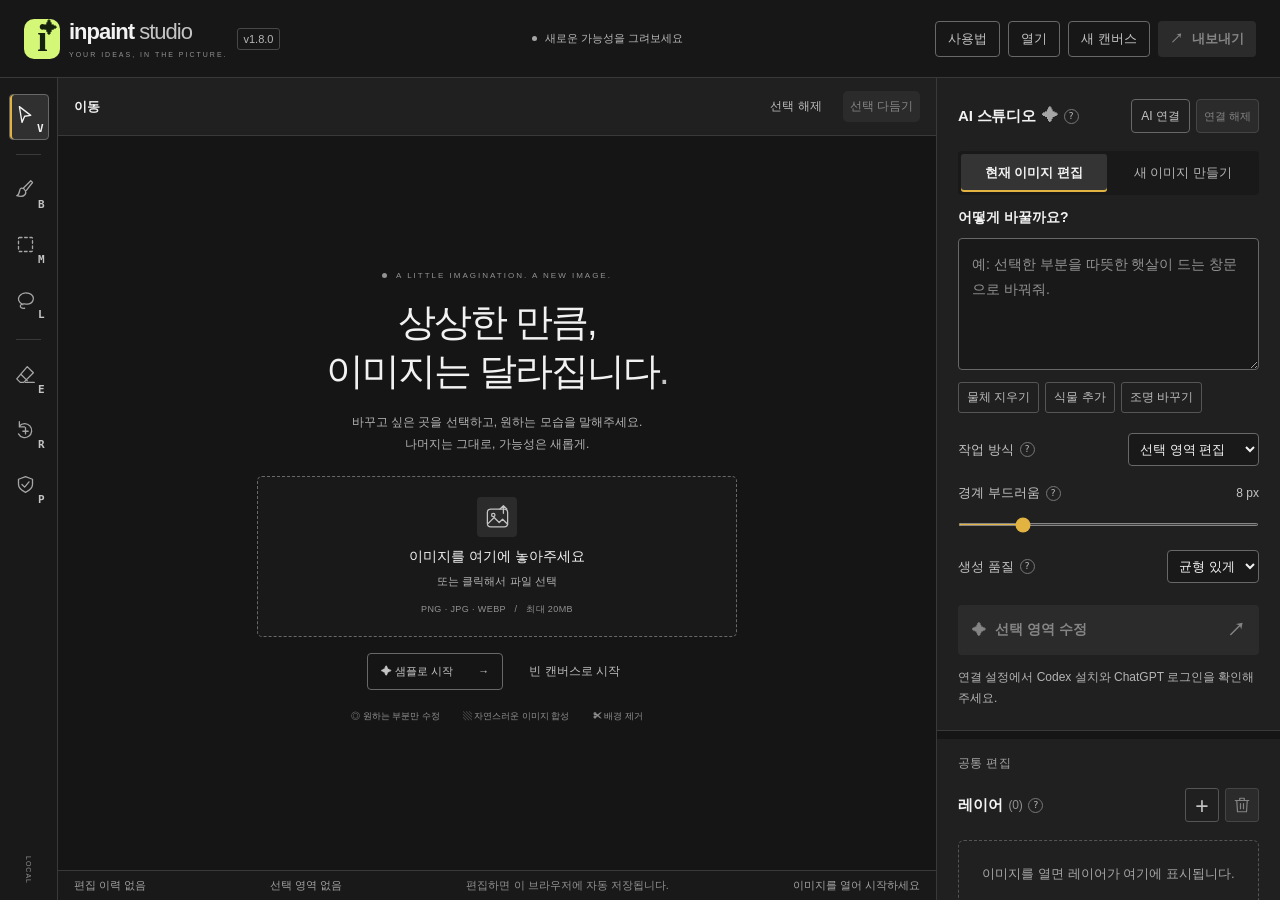
<file: index.html>
<!doctype html>
<html lang="ko">
<head><meta charset="utf-8"><meta name="viewport" content="width=device-width,initial-scale=1"><meta name="theme-color" content="#151515"><title>Inpaint Studio — 이미지에 새로운 가능성을</title><link rel="icon" href="data:image/svg+xml,%3Csvg xmlns='http://www.w3.org/2000/svg' viewBox='0 0 40 40'%3E%3Crect width='40' height='40' rx='12' fill='%23d5f778'/%3E%3Cpath d='M12 29V11h6v18m5 0V11h5v18' stroke='%23141615' stroke-width='3'/%3E%3C/svg%3E"><link rel="stylesheet" href="/2026-10-28-studio.css"><link rel="stylesheet" href="/2026-10-28-help.css"><link rel="stylesheet" href="/2026-10-29-neutral-amber.css"><meta name="description" content="선택한 곳에 새로운 가능성. Inpaint Studio 이미지 편집기."><meta property="og:title" content="Inpaint Studio"><meta property="og:description" content="영역 편집 · 이미지 합성 · 배경 제거"><meta property="og:image" content="https://inpaint-iota.vercel.app/og-image.png"><meta property="og:url" content="https://inpaint-iota.vercel.app/"></head>
<body>
<header class="topbar">
  <a class="brand" href="/" aria-label="Inpaint Studio 홈"><span class="brand-icon">i<span>✦</span></span><span>inpaint<span class="brand-light"> studio</span><small>YOUR IDEAS, IN THE PICTURE.</small></span><span class="version brand-version">v1.8.0</span></a>
  <div class="document-name"><span class="dot"></span><span id="document-name">새로운 가능성을 그려보세요</span></div>
  <nav class="header-actions" aria-label="파일 작업"><a class="manual-link quiet" href="/2026-10-28-user-manual.html" target="_blank" rel="noopener">사용법</a><button data-action="open" class="quiet" title="이미지 열기 (O)">열기</button><button data-action="new" class="quiet">새 캔버스</button><button data-action="export" class="export" aria-label="내보내기">↗ <span>내보내기</span></button></nav>
</header>
<div class="workspace">
 <aside class="toolrail" aria-label="편집 도구">
  <button data-tool="move" title="이동 (V)" aria-label="이동" class="active"><svg viewBox="0 0 24 24"><path d="m5 3 13 10-7 1-3 7Z"/></svg><span>V</span></button>
  <div class="rail-rule"></div>
  <button data-tool="brush" title="브러시 선택 (B)" aria-label="브러시 선택"><svg viewBox="0 0 24 24"><path d="m13 13 7-9-2-2-8 8M10 11c-7-3-3 7-8 8 9 3 13-3 8-8Z"/></svg><span>B</span></button>
  <button data-tool="rect" title="사각형 선택 (M)" aria-label="사각형 선택"><svg viewBox="0 0 24 24"><rect x="4" y="4" width="16" height="16" rx="1" stroke-dasharray="3 3"/></svg><span>M</span></button>
  <button data-tool="lasso" title="올가미 선택 (L)" aria-label="올가미 선택"><svg viewBox="0 0 24 24"><path d="M9 18C-2 12 7 2 16 5s5 14-5 12c-6-1-7 6 0 5"/></svg><span>L</span></button>
  <div class="rail-rule"></div>
  <button data-tool="erase" title="배경 지우기 (E)" aria-label="배경 지우기"><svg viewBox="0 0 24 24"><path d="m14 3 7 7-11 11H6l-4-4ZM7 12l7 7M12 21h10"/></svg><span>E</span></button>
  <button data-tool="restore" title="원본 복원 (R)" aria-label="원본 복원"><svg viewBox="0 0 24 24"><path d="M5 8a8 8 0 1 1-1 9M5 3v6h6M12 10v7m-3-3h6"/></svg><span>R</span></button>
  <button data-tool="protect" title="보호 영역 (P)" aria-label="보호 영역"><svg viewBox="0 0 24 24"><path d="m12 3 8 3v6c0 5-8 9-8 9s-8-4-8-9V6Zm-4 9 3 3 5-6"/></svg><span>P</span></button>
  <div class="rail-bottom"><span class="local-label">LOCAL</span></div>
 </aside>
 <main class="editor">
  <div class="optionsbar"><div class="tool-context"><strong id="tool-name">이동</strong><span id="tool-hint">레이어를 드래그해 배치하세요</span></div><div class="brush-option"><label for="brush-size">크기</label><input id="brush-size" type="range" min="1" max="500" value="48"><input id="brush-number" type="number" min="1" max="500" value="48" aria-label="브러시 크기"><span>px</span></div><label class="selection-mode">선택 <select id="selection-mode"><option value="replace">새로 선택</option><option value="add">더하기 +</option><option value="subtract">빼기 −</option></select></label><button data-action="clear-selection" class="text-button">선택 해제</button></div>
  <div id="stage" class="stage">
   <section id="session-recovery" class="session-recovery" aria-labelledby="recovery-title" hidden><div class="recovery-card"><span class="recovery-eyebrow">이어서 작업하기</span><h2 id="recovery-title">저장된 작업이 있습니다</h2><p>이 브라우저에 저장된 이미지와 레이어를<br>불러와 작업을 이어갈 수 있습니다.</p><div class="recovery-actions"><button id="restore-session" class="primary" hidden>작업 복구</button><button id="start-fresh" class="quiet">새로 시작</button></div><small>새로 시작하면 이전 자동 저장 작업이 삭제됩니다.</small></div></section>
   <section id="welcome" class="welcome">
    <div class="welcome-eyebrow"><span></span> A LITTLE IMAGINATION. A NEW IMAGE.</div>
    <h1>상상한 만큼,<br>이미지는 달라집니다<span>.</span></h1>
    <p>바꾸고 싶은 곳을 선택하고, 원하는 모습을 말해주세요.<br>나머지는 그대로, 가능성은 새롭게.</p>
    <button class="dropzone" data-action="open"><span class="upload-icon"><svg viewBox="0 0 32 32"><rect x="4" y="6" width="24" height="21" rx="4"/><circle cx="11" cy="13" r="2"/><path d="m5 23 7-7 6 6 4-4 6 6M23 2v9m-4-5 4-4 4 4"/></svg></span><strong>이미지를 여기에 놓아주세요</strong><span>또는 클릭해서 파일 선택</span><small>PNG · JPG · WEBP &nbsp; / &nbsp; 최대 20MB</small></button>
    <div class="welcome-actions"><button data-action="sample" class="sample-button" aria-label="샘플로 시작">✦ 샘플로 시작 <span>→</span></button><button data-action="new" class="text-button">빈 캔버스로 시작</button></div>
    <div class="feature-row"><span>◎ 원하는 부분만 수정</span><span>▧ 자연스러운 이미지 합성</span><span>✂ 배경 제거</span></div>
   </section>
   <div id="canvas-frame" class="canvas-frame" hidden><canvas id="canvas" aria-label="편집 이미지"></canvas><canvas id="overlay" aria-label="영역 선택 및 레이어 배치"></canvas></div>
   <div id="result-panel" class="placement-panel" hidden><span>생성 결과 미리보기</span><button id="compare" class="quiet">원본 보기</button><button data-action="discard-result" class="quiet">폐기</button><button data-action="apply-result" class="primary">결과 적용 ✓</button></div>
   <div id="busy-panel" class="busy-panel" hidden><span class="spinner"></span><strong id="busy-message">이미지 생성 중</strong><small id="busy-elapsed" role="timer">0초 경과</small><small>편집 내용은 안전하게 유지됩니다.</small><button data-action="cancel-generation" class="quiet">생성 취소</button></div>
   <div class="canvas-controls"><button data-action="undo" aria-label="실행 취소" title="실행 취소 (Ctrl+Z)">↶</button><button data-action="redo" aria-label="다시 실행" title="다시 실행 (Ctrl+Shift+Z)">↷</button><span></span><button data-action="zoom-out" aria-label="축소">−</button><button data-action="fit" id="zoom-label">맞춤</button><button data-action="zoom-in" aria-label="확대">+</button><button data-action="fit" title="화면에 맞추기" aria-label="화면에 맞추기">⛶</button></div>
  </div>
  <footer class="statusbar"><span id="history-status">편집 이력 없음</span><span id="selection-count">선택 영역 없음</span><span id="save-status" role="status">브라우저 자동 저장 준비 중</span><span id="document-size">이미지를 열어 시작하세요</span></footer>
 </main>
 <aside class="properties" aria-label="레이어와 AI 설정">
  <section class="ai-section"><div class="section-heading"><h2>AI 스튜디오 <span>✦</span><span class="context-help"><a class="help-link" href="/2026-10-28-user-manual.html#ai" target="_blank" rel="noopener" aria-label="AI 연결과 이미지 생성 도움말">?</a><span class="help-tip" role="tooltip">AI 연결과 이미지 생성 · 클릭하면 자세한 사용법을 엽니다.</span></span></h2><div class="ai-connection-actions"><button id="ai-connect" class="quiet">AI 연결</button><button id="ai-disconnect" class="quiet" disabled>연결 해제</button></div></div>
   <div class="mode-tabs" role="group" aria-label="AI 작업"><button data-mode="edit" class="active">현재 이미지 편집</button><button data-mode="generate">새 이미지 만들기</button></div>
   <p id="mode-help" class="mode-help" hidden>수정할 영역을 선택하고 변경할 내용을 입력하세요.</p>
   <div class="step-label"><strong id="prompt-heading">어떻게 바꿀까요?</strong></div>
   <label class="sr-only" for="prompt">이미지 요청</label><textarea id="prompt" maxlength="8000" placeholder="예: 선택한 부분을 따뜻한 햇살이 드는 창문으로 바꿔줘."></textarea>
   <div class="prompt-chips"><button data-prompt="선택한 물체를 지우고 주변 배경으로 자연스럽게 채워줘.">물체 지우기</button><button data-prompt="선택한 부분에 자연스러운 초록 식물을 추가해줘.">식물 추가</button><button data-prompt="선택한 부분을 따뜻한 골든아워 조명으로 바꿔줘.">조명 바꾸기</button></div>
   <div id="edit-options"><div class="setting-row"><div class="setting-title"><label for="edit-intent">작업 방식</label><span class="context-help"><a class="help-link" href="/2026-10-28-user-manual.html#edit" target="_blank" rel="noopener" aria-label="선택 영역 편집과 첨부 이미지 합성 도움말">?</a><span class="help-tip" role="tooltip">선택 영역 편집과 첨부 이미지 합성 · 클릭하면 자세한 사용법을 엽니다.</span></span></div><select id="edit-intent"><option value="replace" selected>선택 영역 편집</option><option value="composite">배경과 어우르기</option></select></div><p id="edit-intent-help" class="option-note" hidden role="status">선택 영역 안을 편집하고, 선택 영역 밖은 원본을 유지합니다.</p><div id="edit-mask-settings"><div class="setting-row"><div class="setting-title"><label for="feather">경계 부드러움</label><span class="context-help"><a class="help-link" href="/2026-10-28-user-manual.html#selection" target="_blank" rel="noopener" aria-label="수정 영역의 안쪽 경계를 부드럽게 연결 도움말">?</a><span class="help-tip" role="tooltip">수정 영역의 안쪽 경계를 부드럽게 연결 · 클릭하면 자세한 사용법을 엽니다.</span></span></div><output id="feather-value">8 px</output></div><input id="feather" class="wide-range" type="range" min="0" max="40" value="8"></div></div>
   <div id="composite-options" hidden><div class="composite-card"><strong>배치한 대상과 배경 조화</strong><p class="option-note">조명·접지 그림자·반사를 보정하는 추가 AI 요청입니다. 위치와 크기를 먼저 확정하세요.</p><p id="composite-target">합성할 이미지를 불러오세요.</p><button data-action="import-layer" class="outline-button">레이어에 이미지 불러오기</button></div><div class="setting-row"><label for="composite-margin">주변 합성 범위</label><output id="margin-value">64 px</output></div><input id="composite-margin" class="wide-range" type="range" min="0" max="300" value="64"></div>
   <div class="setting-row"><div class="setting-title"><label for="quality">생성 품질</label><span class="context-help"><a class="help-link" href="/2026-10-28-user-manual.html#ai" target="_blank" rel="noopener" aria-label="Codex에 요청할 품질 선호도이며 실제 시간은 생성 도구가 결정 도움말">?</a><span class="help-tip" role="tooltip">Codex에 요청할 품질 선호도이며 실제 시간은 생성 도구가 결정 · 클릭하면 자세한 사용법을 엽니다.</span></span></div><select id="quality"><option value="low">빠르게</option><option value="medium" selected>균형 있게</option><option value="high">정교하게</option></select></div>
   <div id="generation-options" hidden><div class="setting-row"><label for="generation-size">새 이미지 비율</label><select id="generation-size"><option value="1024x1024">1:1 정사각형</option><option value="1536x1024">3:2 가로</option><option value="1024x1536">2:3 세로</option></select></div></div>
   <button id="generate" class="generate-button" disabled>✦ <span id="generate-label">선택 영역 수정</span><span>↗</span></button>
   <p id="generation-timing" class="option-note" role="status" hidden></p><p id="generation-help" class="muted-help">API 키가 없어도 로컬 편집은 가능합니다.</p>
  </section>
  <div class="common-editing" role="region" aria-labelledby="common-editing-title"><div id="common-editing-title" class="common-editing-heading">공통 편집</div><section class="layer-section"><div class="section-heading"><h2>레이어 <span id="layer-count" class="count">(0)</span><span class="context-help"><a class="help-link" href="/2026-10-28-user-manual.html#layers" target="_blank" rel="noopener" aria-label="레이어를 선택하면 이동·크기 조절 가능. 목록에 초점을 두고 Delete로 전체 삭제 도움말">?</a><span class="help-tip" role="tooltip">레이어를 선택하면 이동·크기 조절 가능. 목록에 초점을 두고 Delete로 전체 삭제 · 클릭하면 자세한 사용법을 엽니다.</span></span></h2><div class="layer-heading-actions"><button data-action="new-layer" class="icon-add" aria-label="새 레이어" title="빈 레이어 추가">+</button><button data-action="delete-layer" title="레이어 삭제 · 레이어를 여기에 드롭해도 삭제" aria-label="레이어 삭제" class="danger-button trash-button"><svg viewBox="0 0 24 24" aria-hidden="true"><path d="M3 6h18M9 6V3h6v3M5 6l1 15h12l1-15M10 10v7m4-7v7"/></svg></button></div></div><div id="layers" class="layers" tabindex="0" aria-label="레이어 목록: Delete로 선택 레이어 삭제"><div class="empty-layers">이미지를 열면<br>레이어가 여기에 표시됩니다.</div></div><button id="layer-import" data-action="import-layer" class="outline-button" hidden>이 레이어에 이미지 불러오기</button>
   <div id="layer-settings" hidden><div class="setting-row"><label for="opacity">불투명도</label><output id="opacity-value">100%</output></div><input id="opacity" class="wide-range" type="range" min="0" max="100" value="100"><div class="transform-heading"><strong>이미지 크기 · 위치</strong><span class="context-help"><a class="help-link" href="/2026-10-28-user-manual.html#resize" target="_blank" rel="noopener" aria-label="모서리를 드래그하거나 너비·높이를 입력. 비율 잠금을 끄면 각 축을 따로 조절 도움말">?</a><span class="help-tip" role="tooltip">모서리를 드래그하거나 너비·높이를 입력. 비율 잠금을 끄면 각 축을 따로 조절 · 클릭하면 자세한 사용법을 엽니다.</span></span></div><label class="aspect-lock"><input id="aspect-lock" type="checkbox" checked>가로·세로 비율 유지</label><div class="transform-grid"><label>X<input id="layer-x" type="number" step="1"></label><label>Y<input id="layer-y" type="number" step="1"></label><label>너비<input id="layer-width" type="number" min="1" max="8192"></label><label>높이<input id="layer-height" type="number" min="1" max="8192"></label><label>회전 °<input id="layer-rotation" type="number" min="-360" max="360"></label></div><div id="harmonize-controls" class="harmonize-controls"><div class="setting-row"><label for="harmonize-strength">색감·경계 보정 강도</label><output id="harmonize-value">30%</output></div><input id="harmonize-strength" class="wide-range" type="range" min="0" max="100" value="30"><div class="harmonize-actions"><button id="local-harmonize" data-action="local-harmonize">색감·경계 맞춤 <small>무료</small></button><button id="ai-harmonize" data-action="ai-harmonize">AI로 어우르기 <small>추가 사용량</small></button></div></div></div>
  </section>
  <section class="background-section"><div class="section-heading"><h2>배경 제거<span class="context-help"><a class="help-link" href="/2026-10-28-user-manual.html#background" target="_blank" rel="noopener" aria-label="단색은 테두리 연결 색 제거. 인물 AI는 최초 모델 다운로드 후 브라우저에서 처리 도움말">?</a><span class="help-tip" role="tooltip">단색은 테두리 연결 색 제거. 인물 AI는 최초 모델 다운로드 후 브라우저에서 처리 · 클릭하면 자세한 사용법을 엽니다.</span></span></h2><span class="on-device">ON DEVICE</span></div><label class="toggle-row"><span>첨부할 때 자동 제거</span><input id="auto-bg" type="checkbox" role="switch"></label><label class="sr-only" for="bg-engine">배경 제거 방식</label><select id="bg-engine" class="full-select"><option value="color">단색 배경 · 즉시 처리</option><option value="portrait">인물 AI · 최초 모델 다운로드</option></select><div class="setting-row"><label for="tolerance">단색 배경 허용 오차</label><output id="tolerance-value">35</output></div><input id="tolerance" class="wide-range" type="range" min="5" max="150" value="35"><button id="remove-bg" class="outline-button" aria-label="배경 제거 실행">✂ 배경 제거</button><div class="manual-actions"><button data-action="erase-selection" aria-label="선택 영역 지우기">선택 지우기</button><button data-action="restore-selection">선택 복원</button><button data-action="clear-protection">보호 해제</button></div><p id="bg-help" class="muted-help" hidden>단색 모드는 테두리에 연결된 비슷한 색만 지웁니다. 복잡한 배경은 수동으로 보정하세요.</p></section>
  </div><div class="properties-footer"><span>만들고 싶은 장면에 집중하세요.</span><small>INPAINT STUDIO / 1.7.2</small></div>
 </aside>
</div>
<input id="open-input" type="file" accept="image/png,image/jpeg,image/webp" hidden><input id="add-input" type="file" accept="image/png,image/jpeg,image/webp" hidden>
<div id="toast" class="toast" role="status" aria-live="polite" hidden></div>
<dialog id="connection-dialog"><div class="dialog-eyebrow">CODEX CONNECTION</div><h2>AI 연결</h2><p>처음 설치하거나 기존 브릿지를 업데이트하려면 Windows 설치 파일을 내려받아 한 번 실행하세요. 설치 후 이 화면에서 AI 연결을 다시 누르세요.</p><p><a class="outline-button" href="/2026-11-12-inpaint-bridge-setup-v1.6.0.exe" download>브릿지 설치 · 업데이트</a></p><p>새로고침과 다른 탭 이동에는 연결을 유지합니다. 마지막 편집기 탭 종료 후 약 30초에 정리되며, 연결 해제는 이 탭의 AI 요청을 중단합니다. 브라우저가 앱 실행이나 로컬 연결 확인을 표시하면 직접 허용해주세요.</p><p>이 컴퓨터의 Codex CLI를 사용합니다. API 키를 입력할 필요가 없으며 로그인 정보는 Codex가 관리합니다.</p><dl class="connection-checks"><div><dt>Codex 설치</dt><dd id="codex-installed">확인 중</dd></div><div><dt>계정 로그인</dt><dd id="codex-login">확인 중</dd></div><div><dt>이미지 실행</dt><dd id="codex-image">첫 생성에서 확인</dd></div></dl><p>생성이 성공하면 실제 이미지 사용 가능 상태로 바뀝니다. 로그인 상태만으로 계정 한도나 도구 제공을 보장하지 않습니다.</p><details><summary>설치 또는 로그인이 필요한 경우</summary><p>PowerShell에서 <code>codex login</code>을 실행해 본인 ChatGPT 계정으로 로그인한 다음 상태를 다시 확인하세요. 앱은 비밀번호나 토큰을 읽지 않습니다.</p><p><a href="https://learn.chatgpt.com/docs/cli" target="_blank" rel="noopener noreferrer">Codex 공식 설치 안내 ↗</a></p></details><p>구독 한도가 적용됩니다. 오류가 나도 별도 API 과금 방식으로 자동 전환하지 않습니다. 생성 취소가 이미 시작된 작업의 사용량을 되돌리는 것은 아닙니다.</p><div class="dialog-actions"><button id="refresh-connection" class="quiet">상태 다시 확인</button><form method="dialog"><button class="primary">확인</button></form></div></dialog>
<dialog id="new-dialog"><form method="dialog"><div class="dialog-eyebrow">NEW CANVAS</div><h2>새로운 장면의 시작</h2><p>최대 2048 × 2048 px로 작업할 수 있습니다.</p><div class="dimension-inputs"><label>너비 (px)<input id="new-width" type="number" min="64" max="2048" value="1024" required></label><span>×</span><label>높이 (px)<input id="new-height" type="number" min="64" max="2048" value="1024" required></label></div><p id="new-warning">현재 작업이 있으면 PNG를 먼저 내보내세요. 새 문서는 현재 편집 세션을 대체합니다.</p><div class="dialog-actions"><button value="cancel" class="quiet">취소</button><button id="create-canvas" value="create" class="primary">캔버스 만들기 →</button></div></form></dialog>
<dialog id="help-dialog"><div class="dialog-eyebrow">A SMALL GUIDE</div><h2>선택하고, 상상하고, 완성하세요.</h2><ol><li>이미지를 열거나 샘플로 시작합니다.</li><li>브러시·사각형·올가미로 수정 영역을 선택합니다.</li><li>요청을 입력하고 생성 → 비교 → 결과 적용합니다.</li><li>+로 빈 레이어를 만든 뒤 이미지를 불러와 이동·크기를 조절합니다.</li><li>지우기와 복원 브러시로 배경을 다듬습니다.</li></ol><p>V 이동 · B 브러시 · M 사각형 · L 올가미 · E 지우기 · R 복원 · P 보호<br>Ctrl+휠 중앙 확대·축소 · Space+드래그 화면 이동<br>Ctrl+Z 실행 취소 · Ctrl+Shift+Z 다시 실행 · Delete 선택/레이어 삭제<br>[ / ] 브러시 크기 조절</p><p>AI 스튜디오의 연결 설정에서 Codex 설치와 ChatGPT 로그인을 확인하세요. 기본 Codex 구독 방식에는 API 키가 필요 없습니다. 생성 버튼을 누르면 구독 사용량이 소모됩니다.</p><p>인물 AI를 선택하고 실행하면 MODNet(약 26MB)과 실행 라이브러리를 다운로드합니다. 사진은 브라우저 안에서 처리합니다. 단색 모드는 모델 다운로드가 없습니다.</p><form method="dialog"><button class="primary">확인</button></form></dialog>
<script type="module" src="/2026-10-28-studio.mjs"></script>
</body></html>
</file>
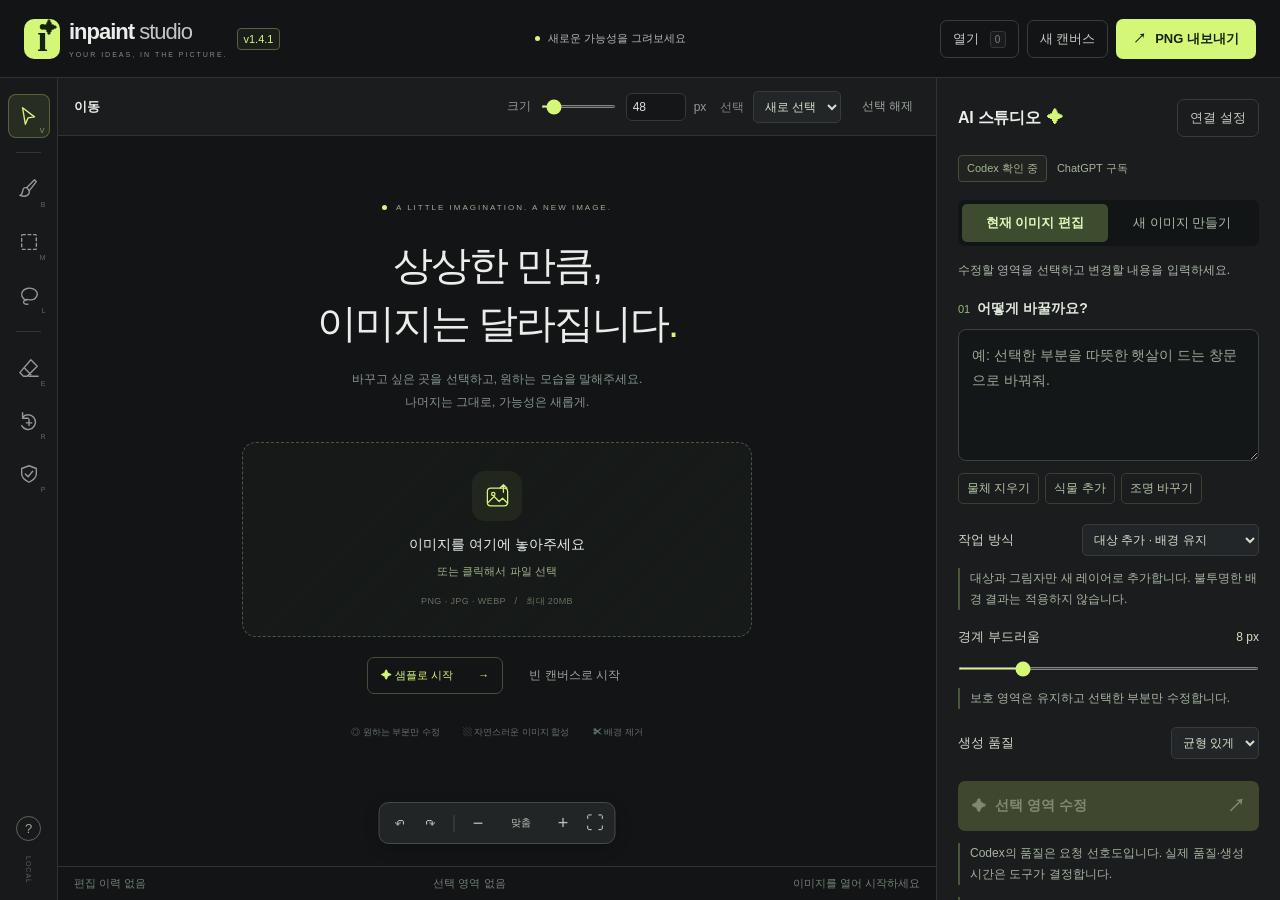
<file: 2026-10-28-index.html>
<!doctype html>
<html lang="ko">
<head><meta charset="utf-8"><meta name="viewport" content="width=device-width,initial-scale=1"><meta name="theme-color" content="#121416"><title>Inpaint Studio — 이미지에 새로운 가능성을</title><link rel="icon" href="data:image/svg+xml,%3Csvg xmlns='http://www.w3.org/2000/svg' viewBox='0 0 40 40'%3E%3Crect width='40' height='40' rx='12' fill='%23d5f778'/%3E%3Cpath d='M12 29V11h6v18m5 0V11h5v18' stroke='%23141615' stroke-width='3'/%3E%3C/svg%3E"><link rel="stylesheet" href="/2026-10-28-studio.css"></head>
<body>
<header class="topbar">
  <a class="brand" href="/" aria-label="Inpaint Studio 홈"><span class="brand-icon">i<span>✦</span></span><span>inpaint<span class="brand-light"> studio</span><small>YOUR IDEAS, IN THE PICTURE.</small></span><span class="version brand-version">v1.4.1</span></a>
  <div class="document-name"><span class="dot"></span><span id="document-name">새로운 가능성을 그려보세요</span></div>
  <nav class="header-actions" aria-label="파일 작업"><button data-action="open" class="quiet">열기 <kbd>O</kbd></button><button data-action="new" class="quiet">새 캔버스</button><button data-action="export" class="export" aria-label="PNG 내보내기">↗ <span>PNG 내보내기</span></button></nav>
</header>
<div class="workspace">
 <aside class="toolrail" aria-label="편집 도구">
  <button data-tool="move" title="이동 (V)" aria-label="이동" class="active"><svg viewBox="0 0 24 24"><path d="m5 3 13 10-7 1-3 7Z"/></svg><span>V</span></button>
  <div class="rail-rule"></div>
  <button data-tool="brush" title="브러시 선택 (B)" aria-label="브러시 선택"><svg viewBox="0 0 24 24"><path d="m13 13 7-9-2-2-8 8M10 11c-7-3-3 7-8 8 9 3 13-3 8-8Z"/></svg><span>B</span></button>
  <button data-tool="rect" title="사각형 선택 (M)" aria-label="사각형 선택"><svg viewBox="0 0 24 24"><rect x="4" y="4" width="16" height="16" rx="1" stroke-dasharray="3 3"/></svg><span>M</span></button>
  <button data-tool="lasso" title="올가미 선택 (L)" aria-label="올가미 선택"><svg viewBox="0 0 24 24"><path d="M9 18C-2 12 7 2 16 5s5 14-5 12c-6-1-7 6 0 5"/></svg><span>L</span></button>
  <div class="rail-rule"></div>
  <button data-tool="erase" title="배경 지우기 (E)" aria-label="배경 지우기"><svg viewBox="0 0 24 24"><path d="m14 3 7 7-11 11H6l-4-4ZM7 12l7 7M12 21h10"/></svg><span>E</span></button>
  <button data-tool="restore" title="원본 복원 (R)" aria-label="원본 복원"><svg viewBox="0 0 24 24"><path d="M5 8a8 8 0 1 1-1 9M5 3v6h6M12 10v7m-3-3h6"/></svg><span>R</span></button>
  <button data-tool="protect" title="보호 영역 (P)" aria-label="보호 영역"><svg viewBox="0 0 24 24"><path d="m12 3 8 3v6c0 5-8 9-8 9s-8-4-8-9V6Zm-4 9 3 3 5-6"/></svg><span>P</span></button>
  <div class="rail-bottom"><button data-action="help" title="사용 안내" aria-label="사용 안내">?</button><span class="local-label">LOCAL</span></div>
 </aside>
 <main class="editor">
  <div class="optionsbar"><div class="tool-context"><strong id="tool-name">이동</strong><span id="tool-hint">레이어를 드래그해 배치하세요</span></div><div class="brush-option"><label for="brush-size">크기</label><input id="brush-size" type="range" min="1" max="500" value="48"><input id="brush-number" type="number" min="1" max="500" value="48" aria-label="브러시 크기"><span>px</span></div><label class="selection-mode">선택 <select id="selection-mode"><option value="replace">새로 선택</option><option value="add">더하기 +</option><option value="subtract">빼기 −</option></select></label><button data-action="clear-selection" class="text-button">선택 해제</button></div>
  <div id="stage" class="stage">
   <section id="welcome" class="welcome">
    <div class="welcome-eyebrow"><span></span> A LITTLE IMAGINATION. A NEW IMAGE.</div>
    <h1>상상한 만큼,<br>이미지는 달라집니다<span>.</span></h1>
    <p>바꾸고 싶은 곳을 선택하고, 원하는 모습을 말해주세요.<br>나머지는 그대로, 가능성은 새롭게.</p>
    <button class="dropzone" data-action="open"><span class="upload-icon"><svg viewBox="0 0 32 32"><rect x="4" y="6" width="24" height="21" rx="4"/><circle cx="11" cy="13" r="2"/><path d="m5 23 7-7 6 6 4-4 6 6M23 2v9m-4-5 4-4 4 4"/></svg></span><strong>이미지를 여기에 놓아주세요</strong><span>또는 클릭해서 파일 선택</span><small>PNG · JPG · WEBP &nbsp; / &nbsp; 최대 20MB</small></button>
    <div class="welcome-actions"><button data-action="sample" class="sample-button" aria-label="샘플로 시작">✦ 샘플로 시작 <span>→</span></button><button data-action="new" class="text-button">빈 캔버스로 시작</button></div>
    <div class="feature-row"><span>◎ 원하는 부분만 수정</span><span>▧ 자연스러운 이미지 합성</span><span>✂ 배경 제거</span></div>
   </section>
   <div id="canvas-frame" class="canvas-frame" hidden><canvas id="canvas" aria-label="편집 이미지"></canvas><canvas id="overlay" aria-label="영역 선택 및 레이어 배치"></canvas></div>
   <div id="result-panel" class="placement-panel" hidden><span>생성 결과 미리보기</span><button id="compare" class="quiet">원본 보기</button><button data-action="discard-result" class="quiet">폐기</button><button data-action="apply-result" class="primary">결과 적용 ✓</button></div>
   <div id="busy-panel" class="busy-panel" hidden><span class="spinner"></span><strong id="busy-message">이미지 생성 중</strong><small id="busy-elapsed" role="timer">0초 경과</small><small>편집 내용은 안전하게 유지됩니다.</small><button data-action="cancel-generation" class="quiet">생성 취소</button></div>
   <div class="canvas-controls"><button data-action="undo" aria-label="실행 취소" title="실행 취소 (Ctrl+Z)">↶</button><button data-action="redo" aria-label="다시 실행" title="다시 실행 (Ctrl+Shift+Z)">↷</button><span></span><button data-action="zoom-out" aria-label="축소">−</button><button data-action="fit" id="zoom-label">맞춤</button><button data-action="zoom-in" aria-label="확대">+</button><button data-action="fit" title="화면에 맞추기" aria-label="화면에 맞추기">⛶</button></div>
  </div>
  <footer class="statusbar"><span id="history-status">편집 이력 없음</span><span id="selection-count">선택 영역 없음</span><span id="document-size">이미지를 열어 시작하세요</span></footer>
 </main>
 <aside class="properties" aria-label="레이어와 AI 설정">
  <section class="ai-section"><div class="section-heading"><h2>AI 스튜디오 <span>✦</span></h2><button data-action="connection-info" class="quiet" title="연결 상세 상태 열기">연결 설정</button></div><div class="connection-status"><span id="connection-badge" class="badge">Codex 확인 중</span><span class="connection-caption">ChatGPT 구독</span></div>
   <div class="mode-tabs" role="group" aria-label="AI 작업"><button data-mode="edit" class="active">현재 이미지 편집</button><button data-mode="generate">새 이미지 만들기</button></div>
   <p id="mode-help" class="mode-help">수정할 영역을 선택하고 변경할 내용을 입력하세요.</p>
   <div class="step-label"><span>01</span><strong id="prompt-heading">어떻게 바꿀까요?</strong></div>
   <label class="sr-only" for="prompt">이미지 요청</label><textarea id="prompt" maxlength="8000" placeholder="예: 선택한 부분을 따뜻한 햇살이 드는 창문으로 바꿔줘."></textarea>
   <div class="prompt-chips"><button data-prompt="선택한 물체를 지우고 주변 배경으로 자연스럽게 채워줘.">물체 지우기</button><button data-prompt="선택한 부분에 자연스러운 초록 식물을 추가해줘.">식물 추가</button><button data-prompt="선택한 부분을 따뜻한 골든아워 조명으로 바꿔줘.">조명 바꾸기</button></div>
   <div id="edit-options"><div class="setting-row"><label for="edit-intent">작업 방식</label><select id="edit-intent"><option value="add" selected>대상 추가 · 배경 유지</option><option value="replace">영역 전체 변경 · 배경 포함</option><option value="composite">첨부 이미지 어우르기</option></select></div><p id="edit-intent-help" class="option-note" role="status">대상과 그림자만 새 레이어로 추가합니다. 불투명한 배경 결과는 적용하지 않습니다.</p><div id="edit-mask-settings"><div class="setting-row"><label for="feather">경계 부드러움</label><output id="feather-value">8 px</output></div><input id="feather" class="wide-range" type="range" min="0" max="40" value="8"><p class="option-note">보호 영역은 유지하고 선택한 부분만 수정합니다.</p></div></div>
   <div id="composite-options" hidden><div class="composite-card"><strong>합성할 이미지</strong><p id="composite-target">합성할 이미지를 불러오세요.</p><button data-action="import-layer" class="outline-button">레이어에 이미지 불러오기</button></div><div class="setting-row"><label for="composite-margin">주변 합성 범위</label><output id="margin-value">32 px</output></div><input id="composite-margin" class="wide-range" type="range" min="0" max="200" value="32"><p class="option-note">기존 선택 대신 배치 이미지와 주변 범위를 사용합니다. 보호 영역은 유지합니다.</p></div>
   <div class="setting-row"><label for="quality">생성 품질</label><select id="quality"><option value="low">빠르게</option><option value="medium" selected>균형 있게</option><option value="high">정교하게</option></select></div>
   <div id="generation-options" hidden><div class="setting-row"><label for="generation-size">새 이미지 비율</label><select id="generation-size"><option value="1024x1024">1:1 정사각형</option><option value="1536x1024">3:2 가로</option><option value="1024x1536">2:3 세로</option></select></div><p class="option-note">새 이미지 크기로 생성합니다. 이전 작업은 실행 취소로 복원할 수 있습니다.</p></div>
   <button id="generate" class="generate-button" disabled>✦ <span id="generate-label">선택 영역 수정</span><span>↗</span></button>
   <p class="option-note">Codex의 품질은 요청 선호도입니다. 실제 품질·생성 시간은 도구가 결정합니다.</p><p id="save-status" class="option-note" role="status">브라우저 자동 저장 준비 중</p><button id="restore-session" class="quiet" hidden>저장된 작업 복구</button><p id="generation-timing" class="option-note" role="status" hidden></p><p id="generation-help" class="muted-help">API 키가 없어도 로컬 편집은 가능합니다.</p><p class="privacy-note">생성을 누르면 필요한 이미지가 Codex를 통해 OpenAI로 전송되며 구독 사용량이 소모됩니다.</p>
  </section>
  <section class="layer-section"><div class="section-heading"><h2>레이어 <span id="layer-count" class="count">0</span></h2><button data-action="new-layer" class="icon-add" aria-label="새 레이어" title="빈 레이어 추가">+</button></div><div id="layers" class="layers"><div class="empty-layers">이미지를 열면<br>레이어가 여기에 표시됩니다.</div></div><button id="layer-import" data-action="import-layer" class="outline-button" hidden>이 레이어에 이미지 불러오기</button>
   <div id="layer-settings" hidden><div class="setting-row"><label for="opacity">불투명도</label><output id="opacity-value">100%</output></div><input id="opacity" class="wide-range" type="range" min="0" max="100" value="100"><div class="transform-grid"><label>X<input id="layer-x" type="number" step="1"></label><label>Y<input id="layer-y" type="number" step="1"></label><label>너비<input id="layer-width" type="number" min="1" max="8192"></label><label>회전 °<input id="layer-rotation" type="number" min="-360" max="360"></label></div><div class="layer-buttons"><button data-action="layer-up" title="레이어 앞으로">↑ 앞으로</button><button data-action="layer-down" title="레이어 뒤로">↓ 뒤로</button><button data-action="delete-layer" title="레이어 삭제">삭제</button></div></div>
  </section>
  <section class="background-section"><div class="section-heading"><h2>배경 제거</h2><span class="on-device">ON DEVICE</span></div><label class="toggle-row"><span>첨부할 때 자동 제거</span><input id="auto-bg" type="checkbox" role="switch"></label><label class="sr-only" for="bg-engine">배경 제거 방식</label><select id="bg-engine" class="full-select"><option value="color">단색 배경 · 즉시 처리</option><option value="portrait">인물 AI · 최초 모델 다운로드</option></select><div class="setting-row"><label for="tolerance">단색 배경 허용 오차</label><output id="tolerance-value">35</output></div><input id="tolerance" class="wide-range" type="range" min="5" max="150" value="35"><button id="remove-bg" class="outline-button" aria-label="배경 제거 실행">✂ 배경 제거</button><div class="manual-actions"><button data-action="erase-selection" aria-label="선택 영역 지우기">선택 지우기</button><button data-action="restore-selection">선택 복원</button><button data-action="clear-protection">보호 해제</button></div><p id="bg-help" class="muted-help">단색 모드는 테두리에 연결된 비슷한 색만 지웁니다. 복잡한 배경은 수동으로 보정하세요.</p></section>
  <div class="properties-footer"><span>만들고 싶은 장면에 집중하세요.</span><small>INPAINT STUDIO / 1.4.1</small></div>
 </aside>
</div>
<input id="open-input" type="file" accept="image/png,image/jpeg,image/webp" hidden><input id="add-input" type="file" accept="image/png,image/jpeg,image/webp" hidden>
<div id="toast" class="toast" role="status" aria-live="polite" hidden></div>
<dialog id="connection-dialog"><div class="dialog-eyebrow">CODEX CONNECTION</div><h2>ChatGPT 구독으로 연결</h2><p>이 컴퓨터의 Codex CLI를 사용합니다. API 키를 입력할 필요가 없으며 로그인 정보는 Codex가 관리합니다.</p><dl class="connection-checks"><div><dt>Codex 설치</dt><dd id="codex-installed">확인 중</dd></div><div><dt>계정 로그인</dt><dd id="codex-login">확인 중</dd></div><div><dt>이미지 실행</dt><dd id="codex-image">첫 생성에서 확인</dd></div></dl><p>생성이 성공하면 실제 이미지 사용 가능 상태로 바뀝니다. 로그인 상태만으로 계정 한도나 도구 제공을 보장하지 않습니다.</p><details><summary>설치 또는 로그인이 필요한 경우</summary><p>PowerShell에서 <code>codex login</code>을 실행해 본인 ChatGPT 계정으로 로그인한 다음 상태를 다시 확인하세요. 앱은 비밀번호나 토큰을 읽지 않습니다.</p><p><a href="https://learn.chatgpt.com/docs/cli" target="_blank" rel="noopener noreferrer">Codex 공식 설치 안내 ↗</a></p></details><p>구독 한도가 적용됩니다. 오류가 나도 별도 API 과금 방식으로 자동 전환하지 않습니다. 생성 취소가 이미 시작된 작업의 사용량을 되돌리는 것은 아닙니다.</p><div class="dialog-actions"><button id="refresh-connection" class="quiet">상태 다시 확인</button><form method="dialog"><button class="primary">확인</button></form></div></dialog>
<dialog id="new-dialog"><form method="dialog"><div class="dialog-eyebrow">NEW CANVAS</div><h2>새로운 장면의 시작</h2><p>최대 2048 × 2048 px로 작업할 수 있습니다.</p><div class="dimension-inputs"><label>너비 (px)<input id="new-width" type="number" min="64" max="2048" value="1024" required></label><span>×</span><label>높이 (px)<input id="new-height" type="number" min="64" max="2048" value="1024" required></label></div><p id="new-warning">현재 작업이 있으면 PNG를 먼저 내보내세요. 새 문서는 현재 편집 세션을 대체합니다.</p><div class="dialog-actions"><button value="cancel" class="quiet">취소</button><button id="create-canvas" value="create" class="primary">캔버스 만들기 →</button></div></form></dialog>
<dialog id="help-dialog"><div class="dialog-eyebrow">A SMALL GUIDE</div><h2>선택하고, 상상하고, 완성하세요.</h2><ol><li>이미지를 열거나 샘플로 시작합니다.</li><li>브러시·사각형·올가미로 수정 영역을 선택합니다.</li><li>요청을 입력하고 생성 → 비교 → 결과 적용합니다.</li><li>+로 빈 레이어를 만든 뒤 이미지를 불러와 이동·크기를 조절합니다.</li><li>지우기와 복원 브러시로 배경을 다듬습니다.</li></ol><p>V 이동 · B 브러시 · M 사각형 · L 올가미 · E 지우기 · R 복원 · P 보호<br>Ctrl+휠 중앙 확대·축소 · Space+드래그 화면 이동<br>Ctrl+Z 실행 취소 · Ctrl+Shift+Z 다시 실행 · Delete 선택/레이어 삭제<br>[ / ] 브러시 크기 조절</p><p>AI 스튜디오의 연결 설정에서 Codex 설치와 ChatGPT 로그인을 확인하세요. 기본 Codex 구독 방식에는 API 키가 필요 없습니다. 생성 버튼을 누르면 구독 사용량이 소모됩니다.</p><p>인물 AI를 선택하고 실행하면 MODNet(약 26MB)과 실행 라이브러리를 다운로드합니다. 사진은 브라우저 안에서 처리합니다. 단색 모드는 모델 다운로드가 없습니다.</p><form method="dialog"><button class="primary">확인</button></form></dialog>
<script type="module" src="/2026-10-28-studio.mjs"></script>
</body></html>
</file>
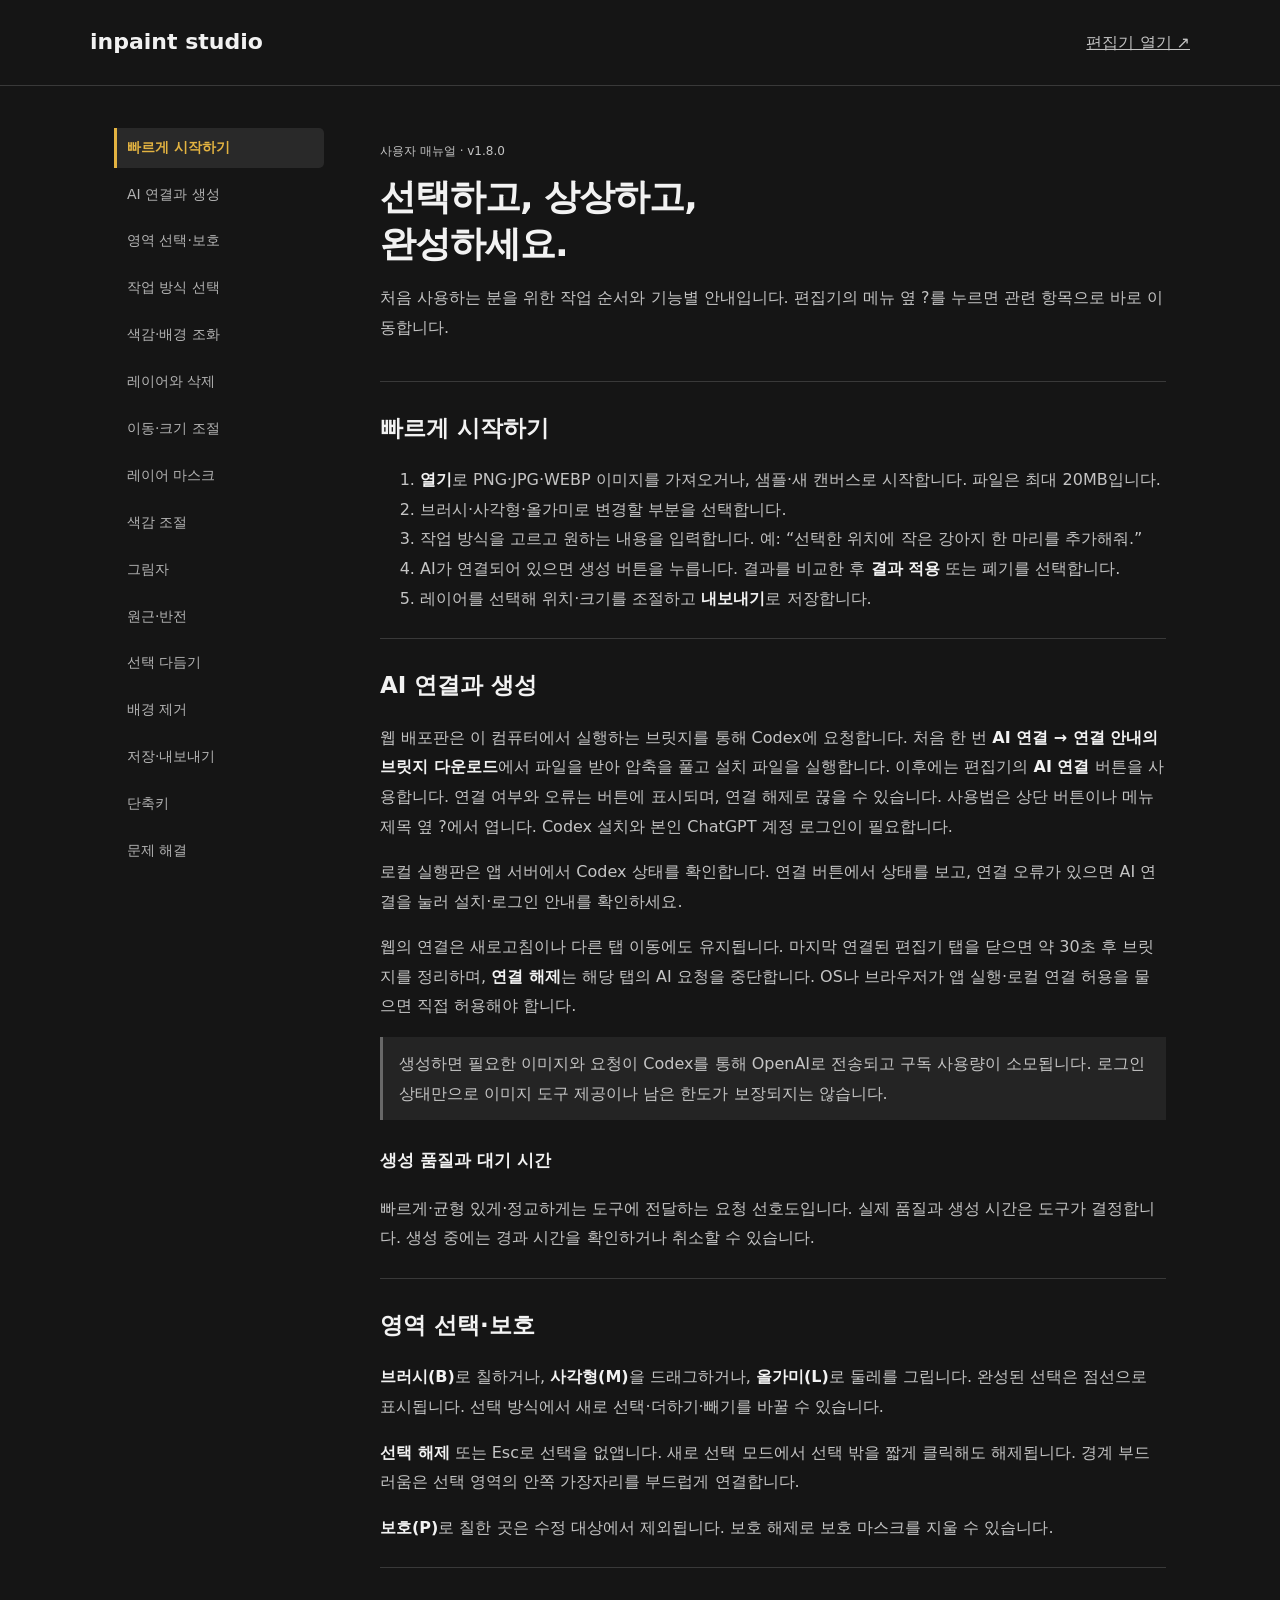
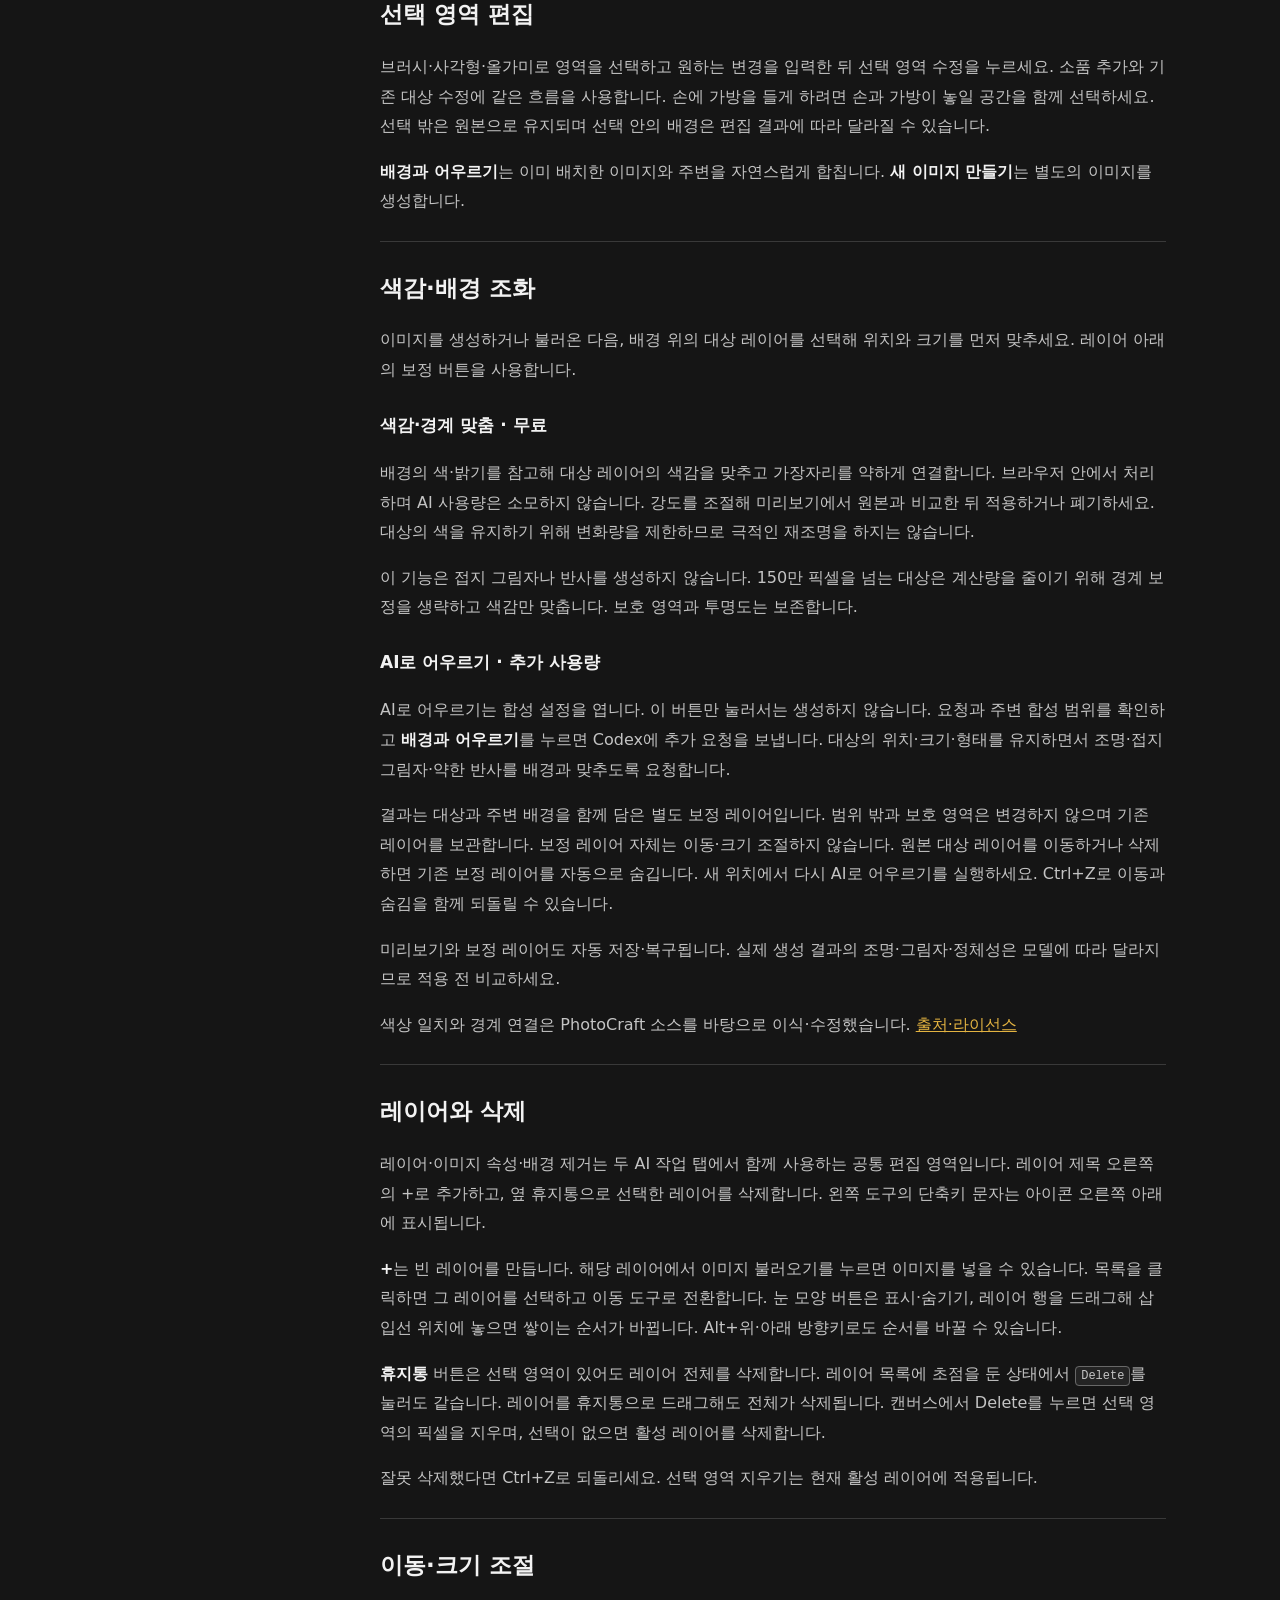
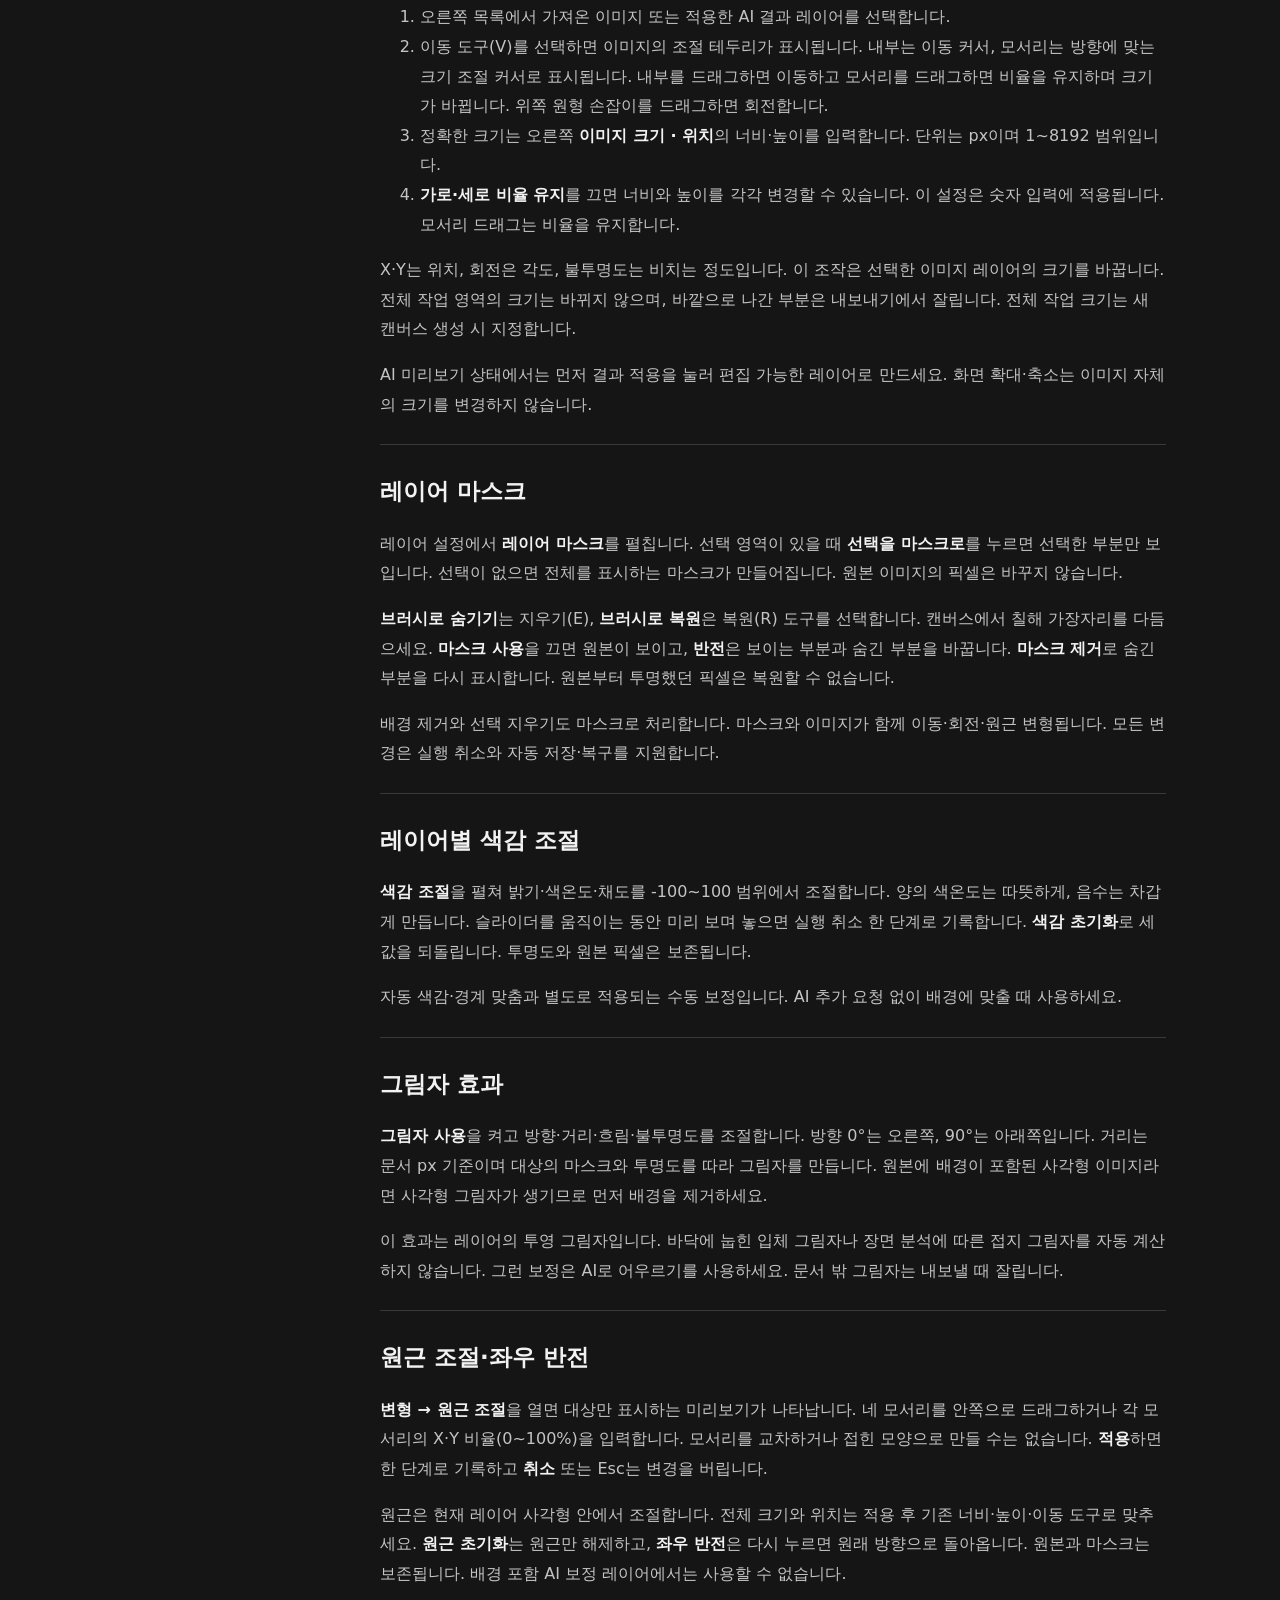
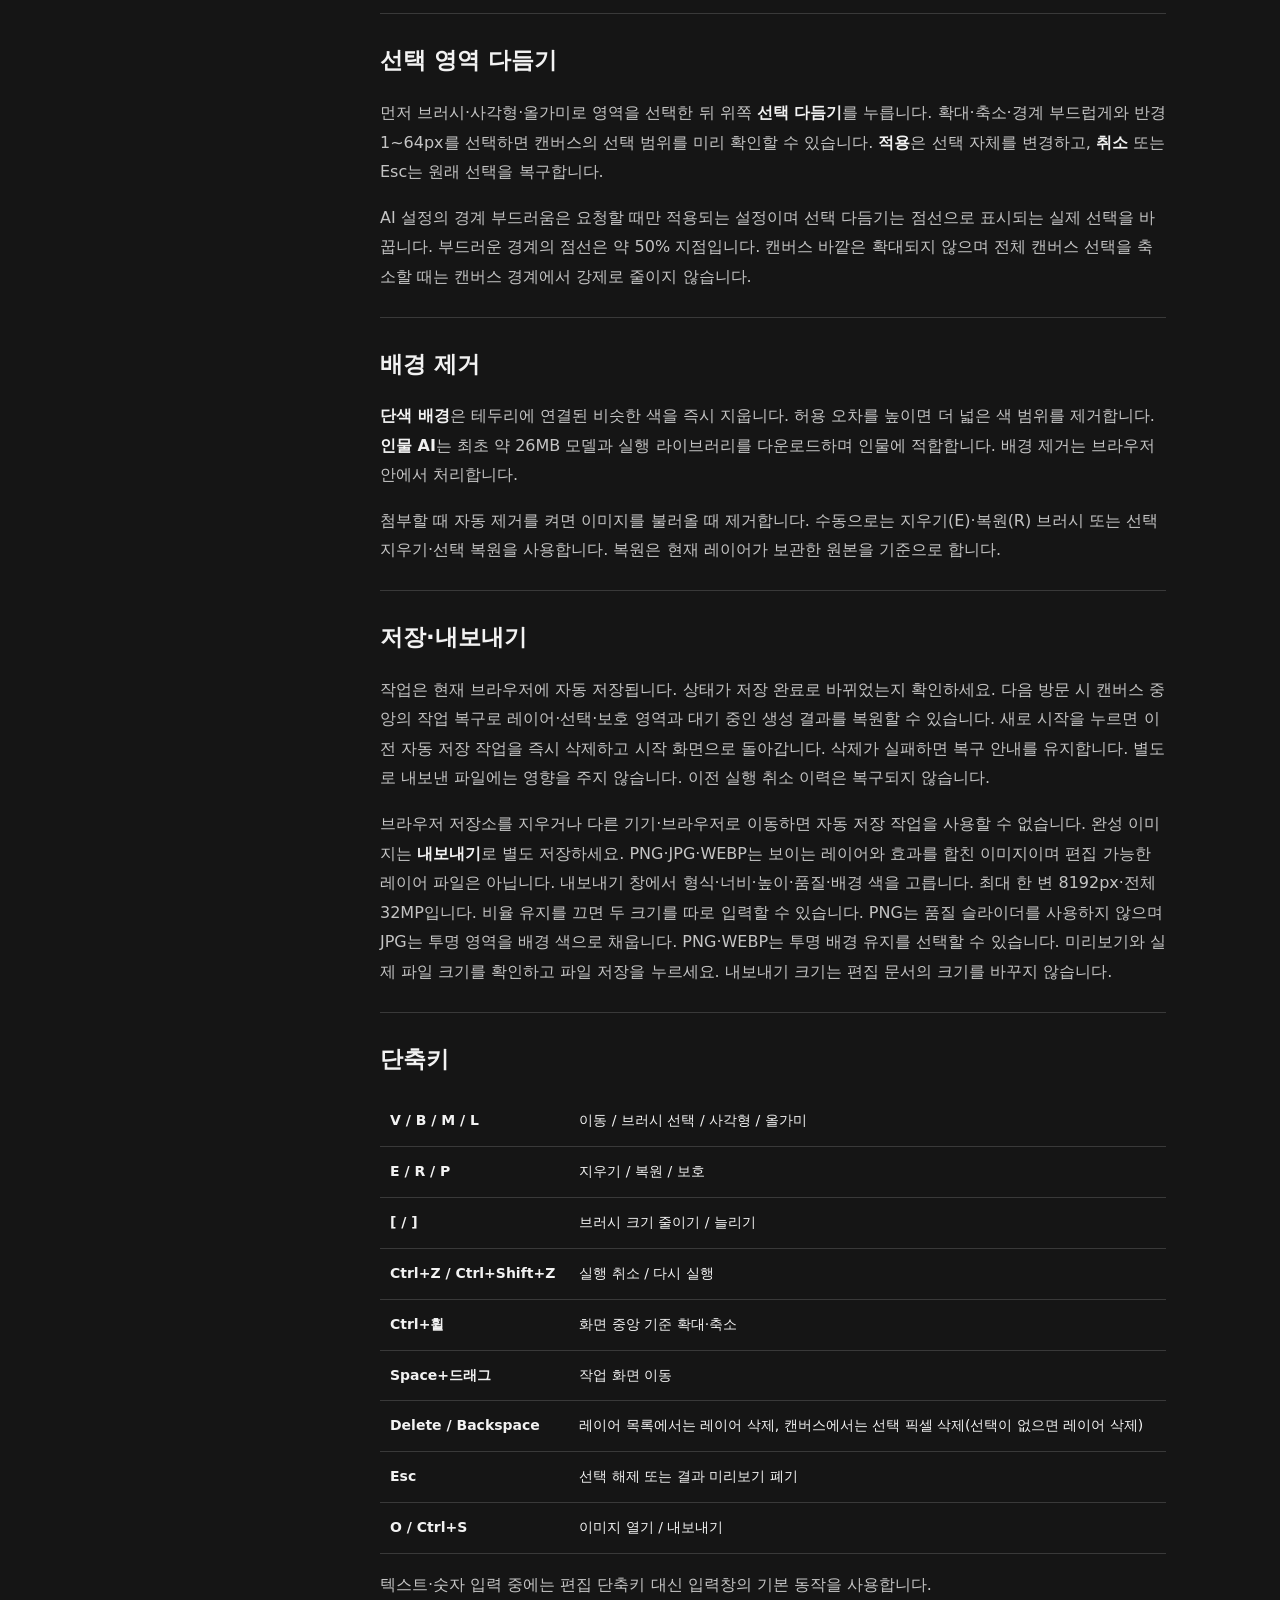
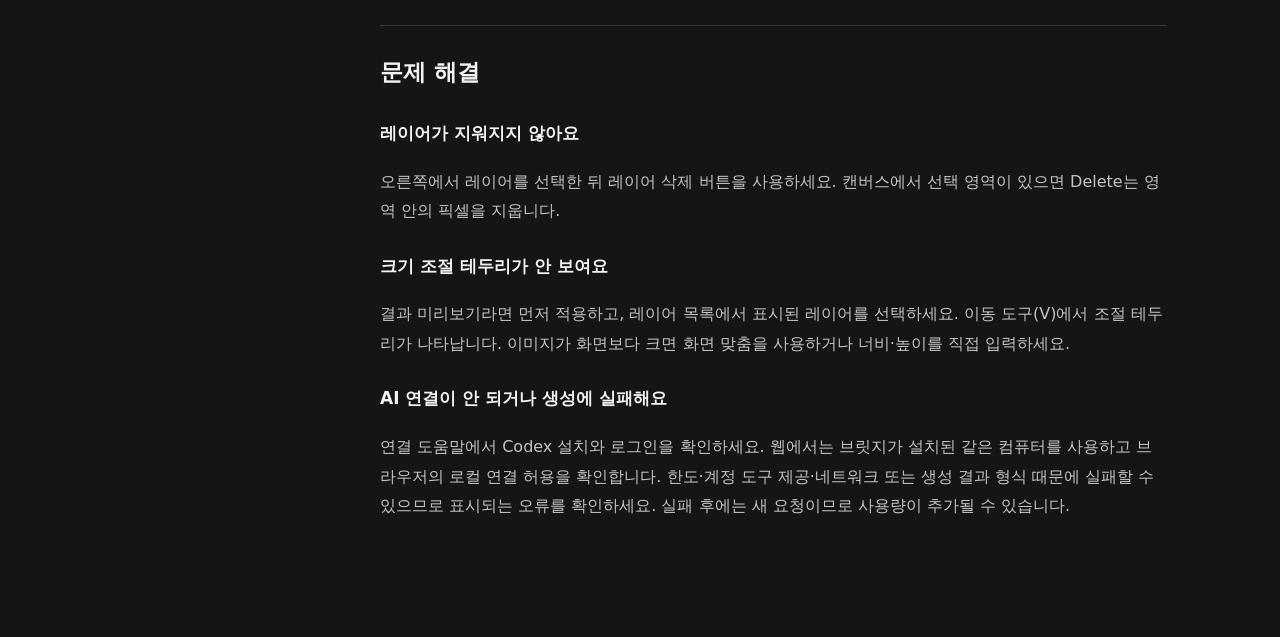
<file: 2026-10-28-user-manual.html>
<!doctype html>
<html lang="ko"><head><meta charset="utf-8"><meta name="viewport" content="width=device-width,initial-scale=1"><title>사용법 — Inpaint Studio</title><meta name="description" content="Inpaint Studio 사용자 매뉴얼. AI 연결, 영역 선택, 이미지 생성과 크기 조절, 레이어와 배경 제거 안내."><link rel="stylesheet" href="/2026-10-28-help.css"><link rel="stylesheet" href="/2026-10-29-neutral-amber.css"></head>
<body class="manual-page"><header class="manual-header"><a class="manual-brand" href="/">inpaint studio</a><a href="/" target="_blank" rel="noopener">편집기 열기 ↗</a></header>
<div class="manual-layout"><nav class="manual-nav" aria-label="사용법 목차"><a href="#start">빠르게 시작하기</a><a href="#ai">AI 연결과 생성</a><a href="#selection">영역 선택·보호</a><a href="#edit">작업 방식 선택</a><a href="#harmonize">색감·배경 조화</a><a href="#layers">레이어와 삭제</a><a href="#resize">이동·크기 조절</a><a href="#mask">레이어 마스크</a><a href="#adjustments">색감 조절</a><a href="#shadow">그림자</a><a href="#perspective">원근·반전</a><a href="#refine">선택 다듬기</a><a href="#background">배경 제거</a><a href="#save">저장·내보내기</a><a href="#shortcuts">단축키</a><a href="#trouble">문제 해결</a></nav>
<main class="manual-content"><p class="manual-version">사용자 매뉴얼 · v1.8.0</p><h1>선택하고, 상상하고,<br>완성하세요.</h1><p class="manual-lead">처음 사용하는 분을 위한 작업 순서와 기능별 안내입니다. 편집기의 메뉴 옆 ?를 누르면 관련 항목으로 바로 이동합니다.</p>
<section id="start"><h2>빠르게 시작하기</h2><ol><li><strong>열기</strong>로 PNG·JPG·WEBP 이미지를 가져오거나, 샘플·새 캔버스로 시작합니다. 파일은 최대 20MB입니다.</li><li>브러시·사각형·올가미로 변경할 부분을 선택합니다.</li><li>작업 방식을 고르고 원하는 내용을 입력합니다. 예: “선택한 위치에 작은 강아지 한 마리를 추가해줘.”</li><li>AI가 연결되어 있으면 생성 버튼을 누릅니다. 결과를 비교한 후 <strong>결과 적용</strong> 또는 폐기를 선택합니다.</li><li>레이어를 선택해 위치·크기를 조절하고 <strong>내보내기</strong>로 저장합니다.</li></ol></section>
<section id="ai"><h2>AI 연결과 생성</h2><p>웹 배포판은 이 컴퓨터에서 실행하는 브릿지를 통해 Codex에 요청합니다. 처음 한 번 <strong>AI 연결 → 연결 안내의 브릿지 다운로드</strong>에서 파일을 받아 압축을 풀고 설치 파일을 실행합니다. 이후에는 편집기의 <strong>AI 연결</strong> 버튼을 사용합니다. 연결 여부와 오류는 버튼에 표시되며, 연결 해제로 끊을 수 있습니다. 사용법은 상단 버튼이나 메뉴 제목 옆 ?에서 엽니다. Codex 설치와 본인 ChatGPT 계정 로그인이 필요합니다.</p><p>로컬 실행판은 앱 서버에서 Codex 상태를 확인합니다. 연결 버튼에서 상태를 보고, 연결 오류가 있으면 AI 연결을 눌러 설치·로그인 안내를 확인하세요.</p><p>웹의 연결은 새로고침이나 다른 탭 이동에도 유지됩니다. 마지막 연결된 편집기 탭을 닫으면 약 30초 후 브릿지를 정리하며, <strong>연결 해제</strong>는 해당 탭의 AI 요청을 중단합니다. OS나 브라우저가 앱 실행·로컬 연결 허용을 물으면 직접 허용해야 합니다.</p><p class="manual-note">생성하면 필요한 이미지와 요청이 Codex를 통해 OpenAI로 전송되고 구독 사용량이 소모됩니다. 로그인 상태만으로 이미지 도구 제공이나 남은 한도가 보장되지는 않습니다.</p><h3>생성 품질과 대기 시간</h3><p>빠르게·균형 있게·정교하게는 도구에 전달하는 요청 선호도입니다. 실제 품질과 생성 시간은 도구가 결정합니다. 생성 중에는 경과 시간을 확인하거나 취소할 수 있습니다.</p></section>
<section id="selection"><h2>영역 선택·보호</h2><p><strong>브러시(B)</strong>로 칠하거나, <strong>사각형(M)</strong>을 드래그하거나, <strong>올가미(L)</strong>로 둘레를 그립니다. 완성된 선택은 점선으로 표시됩니다. 선택 방식에서 새로 선택·더하기·빼기를 바꿀 수 있습니다.</p><p><strong>선택 해제</strong> 또는 Esc로 선택을 없앱니다. 새로 선택 모드에서 선택 밖을 짧게 클릭해도 해제됩니다. 경계 부드러움은 선택 영역의 안쪽 가장자리를 부드럽게 연결합니다.</p><p><strong>보호(P)</strong>로 칠한 곳은 수정 대상에서 제외됩니다. 보호 해제로 보호 마스크를 지울 수 있습니다.</p></section>
<section id="edit"><h2>선택 영역 편집</h2><p>브러시·사각형·올가미로 영역을 선택하고 원하는 변경을 입력한 뒤 선택 영역 수정을 누르세요. 소품 추가와 기존 대상 수정에 같은 흐름을 사용합니다. 손에 가방을 들게 하려면 손과 가방이 놓일 공간을 함께 선택하세요. 선택 밖은 원본으로 유지되며 선택 안의 배경은 편집 결과에 따라 달라질 수 있습니다.</p><p><strong>배경과 어우르기</strong>는 이미 배치한 이미지와 주변을 자연스럽게 합칩니다. <strong>새 이미지 만들기</strong>는 별도의 이미지를 생성합니다.</p></section>
<section id="harmonize"><h2>색감·배경 조화</h2><p>이미지를 생성하거나 불러온 다음, 배경 위의 대상 레이어를 선택해 위치와 크기를 먼저 맞추세요. 레이어 아래의 보정 버튼을 사용합니다.</p><h3>색감·경계 맞춤 · 무료</h3><p>배경의 색·밝기를 참고해 대상 레이어의 색감을 맞추고 가장자리를 약하게 연결합니다. 브라우저 안에서 처리하며 AI 사용량은 소모하지 않습니다. 강도를 조절해 미리보기에서 원본과 비교한 뒤 적용하거나 폐기하세요. 대상의 색을 유지하기 위해 변화량을 제한하므로 극적인 재조명을 하지는 않습니다.</p><p>이 기능은 접지 그림자나 반사를 생성하지 않습니다. 150만 픽셀을 넘는 대상은 계산량을 줄이기 위해 경계 보정을 생략하고 색감만 맞춥니다. 보호 영역과 투명도는 보존합니다.</p><h3>AI로 어우르기 · 추가 사용량</h3><p>AI로 어우르기는 합성 설정을 엽니다. 이 버튼만 눌러서는 생성하지 않습니다. 요청과 주변 합성 범위를 확인하고 <strong>배경과 어우르기</strong>를 누르면 Codex에 추가 요청을 보냅니다. 대상의 위치·크기·형태를 유지하면서 조명·접지 그림자·약한 반사를 배경과 맞추도록 요청합니다.</p><p>결과는 대상과 주변 배경을 함께 담은 별도 보정 레이어입니다. 범위 밖과 보호 영역은 변경하지 않으며 기존 레이어를 보관합니다. 보정 레이어 자체는 이동·크기 조절하지 않습니다. 원본 대상 레이어를 이동하거나 삭제하면 기존 보정 레이어를 자동으로 숨깁니다. 새 위치에서 다시 AI로 어우르기를 실행하세요. Ctrl+Z로 이동과 숨김을 함께 되돌릴 수 있습니다.</p><p>미리보기와 보정 레이어도 자동 저장·복구됩니다. 실제 생성 결과의 조명·그림자·정체성은 모델에 따라 달라지므로 적용 전 비교하세요.</p><p>색상 일치와 경계 연결은 PhotoCraft 소스를 바탕으로 이식·수정했습니다. <a href="/2026-10-28-third-party-notices.txt" target="_blank" rel="noopener">출처·라이선스</a></p></section><section id="layers"><h2>레이어와 삭제</h2><p>레이어·이미지 속성·배경 제거는 두 AI 작업 탭에서 함께 사용하는 공통 편집 영역입니다. 레이어 제목 오른쪽의 +로 추가하고, 옆 휴지통으로 선택한 레이어를 삭제합니다. 왼쪽 도구의 단축키 문자는 아이콘 오른쪽 아래에 표시됩니다.</p><p><strong>+</strong>는 빈 레이어를 만듭니다. 해당 레이어에서 이미지 불러오기를 누르면 이미지를 넣을 수 있습니다. 목록을 클릭하면 그 레이어를 선택하고 이동 도구로 전환합니다. 눈 모양 버튼은 표시·숨기기, 레이어 행을 드래그해 삽입선 위치에 놓으면 쌓이는 순서가 바뀝니다. Alt+위·아래 방향키로도 순서를 바꿀 수 있습니다.</p><p><strong>휴지통</strong> 버튼은 선택 영역이 있어도 레이어 전체를 삭제합니다. 레이어 목록에 초점을 둔 상태에서 <kbd>Delete</kbd>를 눌러도 같습니다. 레이어를 휴지통으로 드래그해도 전체가 삭제됩니다. 캔버스에서 Delete를 누르면 선택 영역의 픽셀을 지우며, 선택이 없으면 활성 레이어를 삭제합니다.</p><p>잘못 삭제했다면 Ctrl+Z로 되돌리세요. 선택 영역 지우기는 현재 활성 레이어에 적용됩니다.</p></section>
<section id="resize"><h2>이동·크기 조절</h2><ol><li>오른쪽 목록에서 가져온 이미지 또는 적용한 AI 결과 레이어를 선택합니다.</li><li>이동 도구(V)를 선택하면 이미지의 조절 테두리가 표시됩니다. 내부는 이동 커서, 모서리는 방향에 맞는 크기 조절 커서로 표시됩니다. 내부를 드래그하면 이동하고 모서리를 드래그하면 비율을 유지하며 크기가 바뀝니다. 위쪽 원형 손잡이를 드래그하면 회전합니다.</li><li>정확한 크기는 오른쪽 <strong>이미지 크기 · 위치</strong>의 너비·높이를 입력합니다. 단위는 px이며 1~8192 범위입니다.</li><li><strong>가로·세로 비율 유지</strong>를 끄면 너비와 높이를 각각 변경할 수 있습니다. 이 설정은 숫자 입력에 적용됩니다. 모서리 드래그는 비율을 유지합니다.</li></ol><p>X·Y는 위치, 회전은 각도, 불투명도는 비치는 정도입니다. 이 조작은 선택한 이미지 레이어의 크기를 바꿉니다. 전체 작업 영역의 크기는 바뀌지 않으며, 바깥으로 나간 부분은 내보내기에서 잘립니다. 전체 작업 크기는 새 캔버스 생성 시 지정합니다.</p><p>AI 미리보기 상태에서는 먼저 결과 적용을 눌러 편집 가능한 레이어로 만드세요. 화면 확대·축소는 이미지 자체의 크기를 변경하지 않습니다.</p></section>
<section id="mask"><h2>레이어 마스크</h2><p>레이어 설정에서 <strong>레이어 마스크</strong>를 펼칩니다. 선택 영역이 있을 때 <strong>선택을 마스크로</strong>를 누르면 선택한 부분만 보입니다. 선택이 없으면 전체를 표시하는 마스크가 만들어집니다. 원본 이미지의 픽셀은 바꾸지 않습니다.</p><p><strong>브러시로 숨기기</strong>는 지우기(E), <strong>브러시로 복원</strong>은 복원(R) 도구를 선택합니다. 캔버스에서 칠해 가장자리를 다듬으세요. <strong>마스크 사용</strong>을 끄면 원본이 보이고, <strong>반전</strong>은 보이는 부분과 숨긴 부분을 바꿉니다. <strong>마스크 제거</strong>로 숨긴 부분을 다시 표시합니다. 원본부터 투명했던 픽셀은 복원할 수 없습니다.</p><p>배경 제거와 선택 지우기도 마스크로 처리합니다. 마스크와 이미지가 함께 이동·회전·원근 변형됩니다. 모든 변경은 실행 취소와 자동 저장·복구를 지원합니다.</p></section>
<section id="adjustments"><h2>레이어별 색감 조절</h2><p><strong>색감 조절</strong>을 펼쳐 밝기·색온도·채도를 -100~100 범위에서 조절합니다. 양의 색온도는 따뜻하게, 음수는 차갑게 만듭니다. 슬라이더를 움직이는 동안 미리 보며 놓으면 실행 취소 한 단계로 기록합니다. <strong>색감 초기화</strong>로 세 값을 되돌립니다. 투명도와 원본 픽셀은 보존됩니다.</p><p>자동 색감·경계 맞춤과 별도로 적용되는 수동 보정입니다. AI 추가 요청 없이 배경에 맞출 때 사용하세요.</p></section>
<section id="shadow"><h2>그림자 효과</h2><p><strong>그림자 사용</strong>을 켜고 방향·거리·흐림·불투명도를 조절합니다. 방향 0°는 오른쪽, 90°는 아래쪽입니다. 거리는 문서 px 기준이며 대상의 마스크와 투명도를 따라 그림자를 만듭니다. 원본에 배경이 포함된 사각형 이미지라면 사각형 그림자가 생기므로 먼저 배경을 제거하세요.</p><p>이 효과는 레이어의 투영 그림자입니다. 바닥에 눕힌 입체 그림자나 장면 분석에 따른 접지 그림자를 자동 계산하지 않습니다. 그런 보정은 AI로 어우르기를 사용하세요. 문서 밖 그림자는 내보낼 때 잘립니다.</p></section>
<section id="perspective"><h2>원근 조절·좌우 반전</h2><p><strong>변형 → 원근 조절</strong>을 열면 대상만 표시하는 미리보기가 나타납니다. 네 모서리를 안쪽으로 드래그하거나 각 모서리의 X·Y 비율(0~100%)을 입력합니다. 모서리를 교차하거나 접힌 모양으로 만들 수는 없습니다. <strong>적용</strong>하면 한 단계로 기록하고 <strong>취소</strong> 또는 Esc는 변경을 버립니다.</p><p>원근은 현재 레이어 사각형 안에서 조절합니다. 전체 크기와 위치는 적용 후 기존 너비·높이·이동 도구로 맞추세요. <strong>원근 초기화</strong>는 원근만 해제하고, <strong>좌우 반전</strong>은 다시 누르면 원래 방향으로 돌아옵니다. 원본과 마스크는 보존됩니다. 배경 포함 AI 보정 레이어에서는 사용할 수 없습니다.</p></section>
<section id="refine"><h2>선택 영역 다듬기</h2><p>먼저 브러시·사각형·올가미로 영역을 선택한 뒤 위쪽 <strong>선택 다듬기</strong>를 누릅니다. 확대·축소·경계 부드럽게와 반경 1~64px를 선택하면 캔버스의 선택 범위를 미리 확인할 수 있습니다. <strong>적용</strong>은 선택 자체를 변경하고, <strong>취소</strong> 또는 Esc는 원래 선택을 복구합니다.</p><p>AI 설정의 경계 부드러움은 요청할 때만 적용되는 설정이며 선택 다듬기는 점선으로 표시되는 실제 선택을 바꿉니다. 부드러운 경계의 점선은 약 50% 지점입니다. 캔버스 바깥은 확대되지 않으며 전체 캔버스 선택을 축소할 때는 캔버스 경계에서 강제로 줄이지 않습니다.</p></section><section id="background"><h2>배경 제거</h2><p><strong>단색 배경</strong>은 테두리에 연결된 비슷한 색을 즉시 지웁니다. 허용 오차를 높이면 더 넓은 색 범위를 제거합니다. <strong>인물 AI</strong>는 최초 약 26MB 모델과 실행 라이브러리를 다운로드하며 인물에 적합합니다. 배경 제거는 브라우저 안에서 처리합니다.</p><p>첨부할 때 자동 제거를 켜면 이미지를 불러올 때 제거합니다. 수동으로는 지우기(E)·복원(R) 브러시 또는 선택 지우기·선택 복원을 사용합니다. 복원은 현재 레이어가 보관한 원본을 기준으로 합니다.</p></section>
<section id="save"><h2>저장·내보내기</h2><p>작업은 현재 브라우저에 자동 저장됩니다. 상태가 저장 완료로 바뀌었는지 확인하세요. 다음 방문 시 캔버스 중앙의 작업 복구로 레이어·선택·보호 영역과 대기 중인 생성 결과를 복원할 수 있습니다. 새로 시작을 누르면 이전 자동 저장 작업을 즉시 삭제하고 시작 화면으로 돌아갑니다. 삭제가 실패하면 복구 안내를 유지합니다. 별도로 내보낸 파일에는 영향을 주지 않습니다. 이전 실행 취소 이력은 복구되지 않습니다.</p><p>브라우저 저장소를 지우거나 다른 기기·브라우저로 이동하면 자동 저장 작업을 사용할 수 없습니다. 완성 이미지는 <strong>내보내기</strong>로 별도 저장하세요. PNG·JPG·WEBP는 보이는 레이어와 효과를 합친 이미지이며 편집 가능한 레이어 파일은 아닙니다. 내보내기 창에서 형식·너비·높이·품질·배경 색을 고릅니다. 최대 한 변 8192px·전체 32MP입니다. 비율 유지를 끄면 두 크기를 따로 입력할 수 있습니다. PNG는 품질 슬라이더를 사용하지 않으며 JPG는 투명 영역을 배경 색으로 채웁니다. PNG·WEBP는 투명 배경 유지를 선택할 수 있습니다. 미리보기와 실제 파일 크기를 확인하고 파일 저장을 누르세요. 내보내기 크기는 편집 문서의 크기를 바꾸지 않습니다.</p></section>
<section id="shortcuts"><h2>단축키</h2><table><tbody><tr><th>V / B / M / L</th><td>이동 / 브러시 선택 / 사각형 / 올가미</td></tr><tr><th>E / R / P</th><td>지우기 / 복원 / 보호</td></tr><tr><th>[ / ]</th><td>브러시 크기 줄이기 / 늘리기</td></tr><tr><th>Ctrl+Z / Ctrl+Shift+Z</th><td>실행 취소 / 다시 실행</td></tr><tr><th>Ctrl+휠</th><td>화면 중앙 기준 확대·축소</td></tr><tr><th>Space+드래그</th><td>작업 화면 이동</td></tr><tr><th>Delete / Backspace</th><td>레이어 목록에서는 레이어 삭제, 캔버스에서는 선택 픽셀 삭제(선택이 없으면 레이어 삭제)</td></tr><tr><th>Esc</th><td>선택 해제 또는 결과 미리보기 폐기</td></tr><tr><th>O / Ctrl+S</th><td>이미지 열기 / 내보내기</td></tr></tbody></table><p>텍스트·숫자 입력 중에는 편집 단축키 대신 입력창의 기본 동작을 사용합니다.</p></section>
<section id="trouble"><h2>문제 해결</h2><h3>레이어가 지워지지 않아요</h3><p>오른쪽에서 레이어를 선택한 뒤 레이어 삭제 버튼을 사용하세요. 캔버스에서 선택 영역이 있으면 Delete는 영역 안의 픽셀을 지웁니다.</p><h3>크기 조절 테두리가 안 보여요</h3><p>결과 미리보기라면 먼저 적용하고, 레이어 목록에서 표시된 레이어를 선택하세요. 이동 도구(V)에서 조절 테두리가 나타납니다. 이미지가 화면보다 크면 화면 맞춤을 사용하거나 너비·높이를 직접 입력하세요.</p><h3>AI 연결이 안 되거나 생성에 실패해요</h3><p>연결 도움말에서 Codex 설치와 로그인을 확인하세요. 웹에서는 브릿지가 설치된 같은 컴퓨터를 사용하고 브라우저의 로컬 연결 허용을 확인합니다. 한도·계정 도구 제공·네트워크 또는 생성 결과 형식 때문에 실패할 수 있으므로 표시되는 오류를 확인하세요. 실패 후에는 새 요청이므로 사용량이 추가될 수 있습니다.</p></section>
</main></div><script type="module" src="/2026-10-29-manual-navigation.mjs"></script></body></html>
</file>
<file: 2026-10-28-studio.css>
@charset "UTF-8";
:root{color-scheme:dark;--bg:#121416;--panel:#1a1c1e;--line:#303234;--muted:#929797;--text:#eaeeea;--accent:#d5f778;--ink:#1b2412;font-family:"Segoe UI","Malgun Gothic",sans-serif;font-size:13px}*{box-sizing:border-box}body{margin:0;background:var(--bg);color:var(--text)}button,input,select,textarea{font:inherit}button{cursor:pointer;color:inherit;background:none;border:0;transition:background .15s,color .15s}button:hover{background:#ffffff0c}button:disabled{opacity:.35;cursor:not-allowed}button:focus-visible,a:focus-visible,input:focus-visible,textarea:focus-visible,select:focus-visible{outline:2px solid var(--accent);outline-offset:3px}button:disabled:hover{background:inherit}[hidden]{display:none!important}input[type=range]{accent-color:var(--accent);height:3px;cursor:pointer}input[type=number]{width:100%;background:#141618;border:1px solid #353839;border-radius:6px;color:#dce0dc;padding:8px;min-width:0}select{background:#232628;border:1px solid #373b3b;border-radius:5px;color:#c3c9c5;padding:5px 6px;font-size:11px}svg{width:22px;height:22px;fill:none;stroke:currentColor;stroke-width:1.5;stroke-linecap:round;stroke-linejoin:round}kbd{font-size:10px;color:#707775;background:#ffffff08;border:1px solid #333937;border-radius:3px;padding:2px 4px;margin-left:7px}.topbar{height:78px;display:flex;align-items:center;justify-content:space-between;padding:0 24px;border-bottom:1px solid var(--line);gap:18px}.brand{display:flex;align-items:center;gap:11px;text-decoration:none;color:var(--text);font-size:22px;font-weight:700;letter-spacing:-1px;flex-shrink:0}.brand-icon{display:flex;align-items:center;justify-content:center;width:36px;height:40px;background:var(--accent);color:#15220d;border-radius:10px;font-family:Georgia,serif;font-size:37px;position:relative}.brand-icon span{font:17px "Segoe UI";position:absolute;right:3px;top:0}.brand-light{font-weight:350;color:#c3c7c4}.brand small{display:block;font-size:7px;font-weight:500;letter-spacing:2px;color:#858e85;margin-top:6px}.document-name{display:flex;align-items:center;gap:8px;color:#b1b8b2;font-size:11px}.dot{width:5px;height:5px;border-radius:50%;background:var(--accent)}.version{color:#6b746d;border:1px solid #2d332e;border-radius:4px;padding:3px 5px;margin-left:10px;font-size:9px}.header-actions{display:flex;gap:8px;align-items:center}.quiet{padding:9px 12px;border:1px solid #383d39;border-radius:7px;color:#c3cbc3}.export{padding:11px 17px;border-radius:7px;background:var(--accent);color:#19220e;font-weight:650;display:flex;gap:9px}.export:hover,.primary:hover,.generate-button:hover:not(:disabled){background:#e3ff9b}.workspace{display:grid;grid-template-columns:66px minmax(0,1fr) 318px;height:calc(100dvh - 78px);min-height:650px}.toolrail{border-right:1px solid var(--line);display:flex;align-items:center;flex-direction:column;padding:16px 8px;gap:9px;background:#17191b}.toolrail>button{width:42px;height:44px;border-radius:8px;position:relative;color:#939c96;display:grid;place-items:center}.toolrail>button.active{background:#d5f77817;color:var(--accent);border:1px solid #d5f77845}.toolrail>button>span{position:absolute;bottom:3px;right:4px;font-size:7px;opacity:.6}.rail-rule{width:25px;height:1px;background:#323632;margin:5px 0}.rail-bottom{margin-top:auto;display:grid;place-items:center;gap:15px}.rail-bottom button{width:25px;height:25px;border:1px solid #5c675d;border-radius:50%;color:#9ba69b}.local-label{font-size:7px;letter-spacing:1px;color:#586558;writing-mode:vertical-rl}.editor{display:flex;flex-direction:column;min-width:0;min-height:0}.optionsbar{min-height:54px;border-bottom:1px solid var(--line);display:flex;align-items:center;padding:0 22px;gap:20px;font-size:10px;background:#1a1c1e;flex-wrap:wrap}.tool-context{display:flex;align-items:center;gap:12px;margin-right:auto}.tool-context strong{font-size:11px;font-weight:600;white-space:nowrap}.tool-context>span{color:#7e8981;font-size:10px}.brush-option{display:flex;align-items:center;gap:7px;color:#929d94}.brush-option input{width:66px}.brush-option output{min-width:20px}.selection-mode{color:#7e8981;white-space:nowrap}.selection-mode select{margin-left:5px}.text-button{color:#9aa69c;font-size:11px;padding:7px;border-radius:5px}.stage{position:relative;flex:1;overflow:hidden;display:grid;place-items:center;background-color:#121416;background-image:radial-gradient(#4f585244 .7px,transparent .7px);background-size:18px 18px;min-height:0}.welcome{width:min(510px,88%);text-align:center;padding:35px 0 95px}.welcome-eyebrow{font-size:8px;letter-spacing:2px;color:#9fae94;display:flex;align-items:center;justify-content:center;gap:9px}.welcome-eyebrow>span{height:5px;width:5px;border-radius:50%;background:var(--accent)}h1{font-size:40px;line-height:1.45;letter-spacing:-2px;font-weight:500;margin:24px 0 16px}h1>span{color:var(--accent)}.welcome>p{font-size:12px;color:#87958c;line-height:1.9;margin:0 0 29px}.dropzone{border:1px dashed #4a5645;border-radius:14px;background:linear-gradient(135deg,#d5f77806,#1a1f1b99);display:flex;flex-direction:column;align-items:center;gap:10px;width:100%;padding:28px 20px}.dropzone:hover{border-color:var(--accent);background:#d5f7780a}.upload-icon{width:50px;height:50px;border-radius:13px;background:#d5f7780e;display:grid;place-items:center;color:var(--accent);margin-bottom:5px}.upload-icon svg{width:27px;height:27px}.dropzone strong{font-size:14px;font-weight:500}.dropzone>span:not(.upload-icon){font-size:11px;color:#a2b28e}.dropzone small{font-size:9px;color:#657461;margin-top:6px;letter-spacing:.4px}.welcome-actions{display:flex;justify-content:center;align-items:center;gap:19px;margin:20px 0 32px}.sample-button{border:1px solid #454e3d;border-radius:7px;padding:10px 13px;font-size:11px;color:#d5f778}.sample-button>span{padding-left:22px}.feature-row{display:flex;justify-content:center;gap:23px;color:#657268;font-size:9px}.canvas-frame{position:absolute;transform-origin:center;box-shadow:0 12px 60px #0006;touch-action:none;background-color:#d5d6d3;background-image:linear-gradient(45deg,#b6b9b5 25%,transparent 25%),linear-gradient(-45deg,#b6b9b5 25%,transparent 25%),linear-gradient(45deg,transparent 75%,#b6b9b5 75%),linear-gradient(-45deg,transparent 75%,#b6b9b5 75%);background-size:20px 20px;background-position:0 0,0 10px,10px -10px,-10px 0}.canvas-frame canvas{position:absolute;inset:0;width:100%;height:100%}#overlay{touch-action:none}.placement-tag{position:absolute;top:-32px;left:0;white-space:nowrap;background:#222922ee;border:1px solid #d5f77855;border-radius:5px;color:var(--accent);padding:5px 8px;font-size:10px;pointer-events:none}.canvas-controls{position:absolute;bottom:22px;left:50%;transform:translateX(-50%);display:flex;align-items:center;gap:2px;background:#232728ee;border:1px solid #454c46;border-radius:10px;padding:5px;box-shadow:0 4px 15px #0003}.canvas-controls button{min-width:29px;height:30px;border-radius:5px;font-size:18px;color:#b6c3b7}.canvas-controls button#zoom-label{font-size:10px;min-width:52px}.canvas-controls>span{width:1px;height:17px;background:#454b45;margin:0 7px}.statusbar{display:flex;align-items:center;justify-content:space-between;height:30px;border-top:1px solid #2e342e;font-size:9px;color:#728074;padding:0 16px;gap:12px}.status-led{display:inline-block;width:5px;height:5px;border-radius:50%;background:#8eb269;margin-right:5px}.properties{border-left:1px solid var(--line);background:var(--panel);overflow-y:auto;scrollbar-width:thin;scrollbar-color:#3d473c transparent}.properties section{padding:23px 22px;border-bottom:1px solid var(--line)}.section-heading{display:flex;align-items:center;justify-content:space-between;margin-bottom:18px}.section-heading h2{font-size:13px;font-weight:600;margin:0;display:flex;align-items:center;gap:7px}.ai-section h2>span{color:var(--accent);font-size:16px}.badge{font-size:9px;padding:4px 6px;border:1px solid #454d3d;border-radius:4px;color:#a5b592;background:#c9ef6a08}.badge.connected{color:var(--accent)}.mode-tabs{display:flex;background:#111515;border-radius:7px;padding:4px;gap:2px;margin-bottom:22px}.mode-tabs button{flex:1;font-size:10px;padding:8px 2px;color:#79877c;border-radius:5px;white-space:nowrap}.mode-tabs button.active{background:#343d2d;color:#d7edb2}.step-label{display:flex;align-items:center;gap:7px;margin-bottom:11px}.step-label>span{font-size:9px;color:#9bb876}.step-label>strong{font-size:11px;font-weight:500;color:#bec9bd}textarea{resize:vertical;width:100%;min-height:114px;max-height:250px;background:#141718;border:1px solid #3b443a;border-radius:8px;color:#e7eee3;padding:13px 12px;font-size:11px;line-height:1.85}textarea::placeholder{color:#6d7c70}.prompt-chips{display:flex;gap:5px;margin:9px 0 21px}.prompt-chips button{font-size:9px;color:#8fa183;border:1px solid #364230;border-radius:5px;padding:5px 7px;white-space:nowrap}.setting-row{display:flex;align-items:center;justify-content:space-between;margin:15px 0 10px;font-size:10px;color:#aab5a8}.setting-row output{color:#c4d5b2;font-size:10px}.wide-range{width:100%;margin:0 0 6px}.generate-button{width:100%;display:flex;align-items:center;gap:9px;padding:13px 14px;background:var(--accent);border-radius:7px;color:var(--ink);font-weight:600;margin-top:21px}.generate-button>span:last-child{margin-left:auto;font-size:18px}.generate-button:disabled{background:#536038;opacity:.65;color:#b7c69e}.muted-help{font-size:9px;color:#819178;line-height:1.8;margin:11px 0 0}.privacy-note{font-size:8px;line-height:1.7;color:#667362;margin:7px 0 0}.count{font-size:9px;padding:2px 5px;border-radius:4px;color:#b3beaa;background:#30372b}.icon-add{font-size:23px;color:#8d9c86;padding:0 4px}.layers{display:flex;flex-direction:column;gap:5px;max-height:180px;overflow-y:auto}.empty-layers{border:1px dashed #323b30;border-radius:6px;text-align:center;padding:21px 10px;color:#62705e;font-size:10px;line-height:1.7}.layer-item{display:flex;align-items:center;gap:9px;padding:8px;border:1px solid transparent;border-radius:6px;background:#141718;cursor:pointer}.layer-item.selected{background:#d5f7780b;border-color:#74855666}.layer-item>canvas{width:36px;height:32px;object-fit:contain;background:repeating-conic-gradient(#777 0% 25%,#aaa 0% 50%) 0/8px 8px;border-radius:3px}.layer-item>div{flex:1;min-width:0}.layer-item strong{display:block;font-size:10px;font-weight:500;overflow:hidden;text-overflow:ellipsis;white-space:nowrap;max-width:142px}.layer-item small{font-size:8px;color:#7a896f}.layer-item button{font-size:16px;color:#94a786;padding:4px}.transform-grid{display:grid;grid-template-columns:1fr 1fr;gap:9px;margin-top:15px}.transform-grid label{display:flex;align-items:center;gap:6px;color:#829178;font-size:9px;white-space:nowrap}.transform-grid input{font-size:10px;padding:6px;max-width:90px}.layer-buttons{display:flex;justify-content:space-between;gap:4px;margin-top:12px}.layer-buttons button,.manual-actions button{border:1px solid #37402f;border-radius:4px;padding:6px;font-size:9px;color:#9eae91}.on-device{font-size:7px;letter-spacing:1px;color:#8c9b7e}.toggle-row{display:flex;align-items:center;justify-content:space-between;font-size:10px;color:#acb8a3;margin-bottom:13px}.toggle-row input{appearance:none;width:30px;height:17px;border-radius:20px;background:#42483c;position:relative;cursor:pointer}.toggle-row input:before{content:"";position:absolute;left:3px;top:3px;height:11px;width:11px;background:#aaa;border-radius:50%}.toggle-row input:checked{background:var(--accent)}.toggle-row input:checked:before{left:16px;background:#263510}.full-select{width:100%;padding:8px}.outline-button{width:100%;border:1px solid #566342;border-radius:6px;padding:10px;color:#bdceab;margin-top:12px;font-size:11px}.manual-actions{display:flex;gap:5px;margin-top:10px}.manual-actions button{flex:1}.properties-footer{padding:20px;text-align:center;color:#66735e;font-size:9px}.properties-footer small{display:block;font-size:7px;letter-spacing:2px;margin-top:12px}.placement-panel{position:absolute;top:18px;left:50%;transform:translateX(-50%);display:flex;align-items:center;gap:9px;white-space:nowrap;background:#202620f5;border:1px solid #72825388;border-radius:10px;padding:9px 11px;box-shadow:0 8px 25px #0004;z-index:3;font-size:11px}.primary{background:var(--accent);color:var(--ink);padding:10px 14px;border-radius:6px;font-weight:600;font-size:11px}.busy-panel{position:absolute;z-index:5;inset:0;background:#101712d9;display:flex;align-items:center;justify-content:center;flex-direction:column;gap:18px;backdrop-filter:blur(4px)}.busy-panel small{font-size:11px;color:#8d9e81}.spinner{width:32px;height:32px;border:2px solid #718248;border-top-color:var(--accent);border-radius:50%;animation:spin 1s linear infinite}@keyframes spin{to{transform:rotate(360deg)}}.toast{position:fixed;bottom:65px;left:50%;transform:translateX(-50%);z-index:20;max-width:min(650px,90vw);padding:14px 20px;background:#303c28;border:1px solid #81945d;color:#e4efdb;border-radius:9px;box-shadow:0 8px 30px #0006;font-size:12px;line-height:1.6}dialog{width:min(520px,94vw);border:1px solid #4f5b43;border-radius:16px;background:#1b211b;color:#e4ecde;padding:32px;box-shadow:0 20px 100px #0008}dialog::backdrop{background:#060b08c9;backdrop-filter:blur(6px)}dialog h2{font-size:23px;font-weight:500;letter-spacing:-.8px;margin:12px 0 20px}dialog p,dialog li{font-size:11px;line-height:1.9;color:#a6b49d}dialog ol{padding-left:20px}.dialog-eyebrow{font-size:8px;letter-spacing:2px;color:var(--accent)}.dimension-inputs{display:flex;align-items:center;gap:15px;margin:25px 0}.dimension-inputs label{flex:1;font-size:10px;color:#b3c1a6}.dimension-inputs input{margin-top:7px}.dialog-actions{display:flex;justify-content:flex-end;gap:10px;margin-top:25px}.sr-only{position:absolute;width:1px;height:1px;padding:0;margin:-1px;overflow:hidden;clip:rect(0,0,0,0);white-space:nowrap;border:0}.drag-over{outline:2px dashed var(--accent);outline-offset:-14px}
@media(min-width:1600px){.workspace{grid-template-columns:72px minmax(0,1fr) 346px}.properties section{padding:25px}.welcome{width:540px}h1{font-size:46px}.optionsbar{gap:25px}}
@media(max-width:1180px){.tool-context>span{display:none}.document-name{display:none}.optionsbar{padding:0 12px;gap:10px}.workspace{grid-template-columns:58px minmax(0,1fr) 290px}.properties section{padding:19px 17px}.feature-row{gap:10px;font-size:8px}h1{font-size:33px}.brand{font-size:19px}.topbar{padding:0 16px}}
@media(max-width:800px){.workspace{grid-template-columns:52px minmax(0,1fr);height:auto;min-height:calc(100dvh - 70px)}.topbar{height:70px;padding:0 12px}.brand{font-size:16px;gap:8px}.brand small{font-size:6px;letter-spacing:1px}.brand-icon{width:30px;height:34px}.header-actions{gap:4px}.header-actions>.quiet{padding:8px;font-size:10px}.header-actions kbd{display:none}.export{padding:9px;font-size:10px}.toolrail{grid-row:1 / 3;padding:12px 5px;gap:6px}.toolrail>button{width:36px;height:39px}.editor{height:calc(100dvh - 70px);min-height:650px}.properties{grid-column:2;display:grid;grid-template-columns:1fr 1fr;border-top:1px solid var(--line)}.ai-section{grid-row:span 2}.properties-footer{display:none}.optionsbar{padding:10px;gap:12px}.tool-context{width:100%}.brush-option input{width:50px}.statusbar>span:first-child{display:none}.welcome{padding-top:30px;padding-bottom:90px;width:88%}.welcome-eyebrow{font-size:6px;letter-spacing:1px}h1{font-size:30px}.welcome>p{font-size:10px}.feature-row{flex-wrap:wrap}.placement-panel{font-size:9px;gap:4px;padding:6px;max-width:95%;white-space:normal}.placement-panel button{font-size:9px;padding:8px}.canvas-controls{bottom:20px}}
@media(max-width:500px){.properties{grid-template-columns:1fr}.ai-section{grid-row:auto}.brand-light{display:none}.header-actions>.quiet{font-size:9px}.export{font-size:9px}.optionsbar .text-button{font-size:9px}.dropzone{padding:22px 12px}.dropzone strong{font-size:12px}.welcome-actions{gap:10px}.welcome>p br{display:none}.dimension-inputs{gap:8px}.welcome h1{font-size:27px}}
@media(prefers-reduced-motion:reduce){*{transition:none!important;animation-duration:3s!important}}

/* Inpaint Studio v1.1.0 — readable editing hierarchy, shared spacing and focused options. */
.connection-status{display:flex;align-items:center;gap:10px;margin:0 0 18px;min-height:26px}
.connection-status .badge{display:inline-flex;align-items:center;line-height:1.5;padding:4px 8px;margin:0}
.connection-caption{font-size:11px;color:#a6b49d}
.connection-checks{margin:20px 0;border:1px solid #47563e;border-radius:8px;padding:4px 14px}
.connection-checks>div{display:flex;justify-content:space-between;gap:15px;padding:12px 0;border-bottom:1px solid #35412e;font-size:13px}
.connection-checks>div:last-child{border-bottom:0}
.connection-checks dt{color:#b4c0a9}.connection-checks dd{margin:0;color:#d5f778;text-align:right}
#connection-dialog summary{font-size:12px;color:#d5e5bf;cursor:pointer;padding:10px 0}
#connection-dialog a{color:#d5f778}
.brand-version{align-self:center;margin-left:0;font-size:11px;font-weight:500;letter-spacing:0;color:#d5f778;border-color:#52633e;background:#d5f7780b;padding:4px 6px;white-space:nowrap}
.brand{gap:9px}
@media(max-width:500px){.brand{gap:5px}.brand small{display:none}.brand-version{font-size:9px;padding:3px 4px}.header-actions>.quiet{padding:7px 5px}.topbar{gap:8px}}
.workspace{grid-template-columns:64px minmax(0,1fr) 364px}
.properties{position:relative;min-height:0}
.properties section{padding:24px}
.section-heading{margin-bottom:18px}
.section-heading h2{font-size:16px;font-weight:650;letter-spacing:-.3px}
.badge,.count{font-size:11px}
.mode-tabs{margin-bottom:14px}
.mode-tabs button{font-size:13px;padding:10px 4px;color:#abb8ab}
.mode-tabs button.active{background:#3d4b2e;color:#e0f7bd;font-weight:650}
.mode-help{font-size:12px;line-height:1.7;color:#abb8aa;margin:0 0 20px}
.step-label>span{font-size:11px}
.step-label>strong{font-size:14px;color:#e0e8db;font-weight:600}
textarea{font-size:14px;line-height:1.8;min-height:132px;padding:13px;color:#eef2ea}
textarea::placeholder{color:#9aa996}
.prompt-chips{gap:6px;flex-wrap:wrap;margin-bottom:20px}
.prompt-chips button{font-size:12px;padding:6px 8px;color:#b6c7a6}
.setting-row{font-size:13px;color:#ced7c7;margin:18px 0 12px}
.setting-row output{font-size:12px;color:#d1e3be}
select{font-size:12px;max-width:100%;padding:7px;color:#d5dfcd}
.generate-button{font-size:14px;min-height:46px;margin-top:22px}
.muted-help,.privacy-note,.option-note{font-size:12px;line-height:1.75;color:#a7b5a0;margin:12px 0 0}
.privacy-note{color:#9da99a}
.option-note{padding-left:10px;border-left:2px solid #48573c}
.composite-card{border:1px solid #49583f;border-radius:8px;padding:14px;background:#d5f77805;margin-top:18px}
.composite-card strong{font-size:13px;color:#dce8cf}
.composite-card p{font-size:12px;line-height:1.7;color:#b5c4a8;overflow-wrap:anywhere;margin:8px 0}
.composite-card .outline-button{font-size:12px;padding:8px}
.layer-item{padding:10px;gap:10px}
.layer-item strong{font-size:13px;max-width:190px;line-height:1.5}
.layer-item small{font-size:11px;line-height:1.7;color:#9fad95}
.layer-item>canvas{width:40px;height:36px}
.empty-layers{font-size:13px;line-height:1.8;color:#95a58a}
.layers{max-height:210px}
.transform-grid{gap:12px}
.transform-grid label{font-size:12px;gap:7px}
.transform-grid input{font-size:12px;padding:7px;max-width:110px}
.layer-buttons button,.manual-actions button{font-size:12px;padding:8px 7px;color:#becdb1}
.toggle-row{font-size:13px;color:#ced7c4}
.on-device{font-size:9px}
.outline-button{font-size:13px;min-height:40px}
.full-select{padding:10px;font-size:13px}
.optionsbar{padding:10px 16px;min-height:58px;gap:14px}
.tool-context strong{font-size:13px}
.tool-context>span{font-size:12px}
.brush-option{font-size:12px;gap:8px}
.brush-option input[type=range]{width:75px}
#brush-number{width:60px;padding:6px;font-size:12px}
.selection-mode{font-size:12px}
.text-button{font-size:12px}
.statusbar{height:34px;font-size:11px;flex-shrink:0}
#history-status{max-width:44%;overflow:hidden;text-overflow:ellipsis;white-space:nowrap}
#brush-cursor{position:absolute;border:1px solid #fff;border-radius:50%;box-shadow:0 0 0 1px #000, inset 0 0 0 1px #0007;transform:translate(-50%,-50%);pointer-events:none;z-index:4;transition:none}
.placement-panel{font-size:13px}
.placement-panel .quiet,.placement-panel .primary{font-size:12px}
.properties-footer{font-size:12px}
.properties-footer small{font-size:9px}
@media(max-width:1400px){.tool-context>span{display:none}.workspace{grid-template-columns:58px minmax(0,1fr) 344px}.properties section{padding:21px}}
@media(max-width:800px){.workspace{grid-template-columns:52px minmax(0,1fr)}.properties{grid-template-columns:1fr}.ai-section{grid-row:auto}.properties section{padding:22px 19px}.tool-context{width:auto}.optionsbar{gap:12px;padding:12px}.statusbar{font-size:10px}#history-status{display:block;max-width:40%}.statusbar #selection-count{max-width:30%;overflow:hidden;white-space:nowrap}.placement-panel{flex-wrap:wrap;justify-content:center;min-width:230px}.layer-item strong{max-width:180px}.mode-tabs button{font-size:13px}.transform-grid input{max-width:120px}}

/* v1.4.0: two primary tasks */
.mode-tabs{display:grid;grid-template-columns:repeat(2,minmax(0,1fr))}.mode-tabs button{white-space:normal;line-height:1.4;padding:10px 6px}

/* v1.5.0 browser AI controls */
#ai-connect{max-width:158px;font-size:12px}#ai-disconnect{padding:5px 7px;font-size:11px}.connection-status{flex-wrap:wrap}.connection-status .text-button{font-size:11px}#connection-dialog .outline-button{display:block;text-align:center;text-decoration:none}#connection-dialog p{line-height:1.7}
</file>
<file: 2026-10-28-help.css>
.manual-link{display:inline-flex;align-items:center;justify-content:center;text-decoration:none;color:#c7d4c4;border:1px solid #414940;border-radius:7px;padding:9px 12px;font-size:12px;white-space:nowrap}
.section-heading,.setting-row,.transform-heading{position:relative}
.context-help{position:static;display:inline-flex;vertical-align:middle;margin-left:5px;font-weight:400;letter-spacing:normal}
.help-link{position:relative;display:inline-grid;place-items:center;width:15px;height:15px;border:1px solid #76856a;border-radius:50%;color:#c3d6b0;text-decoration:none;font:9px/1 system-ui;flex:none}
.help-link:after{content:"";position:absolute;inset:-5px}
.help-link:hover,.help-link:focus-visible{border-color:#d5f778;color:#d5f778;outline:2px solid #d5f77855;outline-offset:2px}
.help-tip{display:none;position:absolute;right:0;top:100%;padding:10px 12px;width:240px;max-width:70vw;background:#283126;color:#eef5e8;border:1px solid #718263;border-radius:8px;box-shadow:0 6px 20px #0005;font:12px/1.7 system-ui;white-space:normal;z-index:30}
.context-help:hover>.help-tip,.context-help:focus-within>.help-tip{display:block}
.transform-heading{display:flex;align-items:center;gap:6px;margin-top:20px}.transform-heading strong{font-size:12px;font-weight:600;color:#dce7d4}
.aspect-lock{display:flex;align-items:center;gap:8px;margin-top:12px;font-size:12px;color:#acbba4}.aspect-lock input{width:16px;height:16px;accent-color:#d5f778}
.harmonize-controls{border-top:1px solid #364035;margin-top:18px;padding-top:4px}.harmonize-actions{display:grid;grid-template-columns:1fr 1fr;gap:8px;margin-top:9px}.harmonize-actions button{border:1px solid #657b48;border-radius:6px;padding:10px 5px;color:#d6e6c4;font-size:12px;line-height:1.5}.harmonize-actions small{display:block;font-size:10px;color:#a0ae95;margin-top:3px}.harmonize-actions button:hover:not(:disabled){background:#d5f77812}.harmonize-actions button:disabled{opacity:.45;cursor:default}
.layer-buttons{justify-content:flex-end}.layer-buttons .trash-button{display:grid;place-items:center;width:34px;height:34px;padding:7px;border-color:#655047;color:#d6b7ac}.trash-button svg{width:18px;height:18px;fill:none;stroke:currentColor;stroke-width:1.6;stroke-linecap:round;stroke-linejoin:round}.trash-button:hover,.trash-button.trash-over{background:#a343332b;border-color:#e99b8e;color:#ffd6ce}
.layer-item{position:relative;cursor:grab;user-select:none;touch-action:none}.layer-item:active{cursor:grabbing}.layer-item.drag-source{opacity:.45}.layer-item.drop-above{border-top:3px solid #d5f778}.layer-item.drop-below{border-bottom:3px solid #d5f778}
.layers:focus-visible{outline:2px solid #d5f778;outline-offset:3px}.transform-grid{grid-template-columns:repeat(2,minmax(0,1fr));gap:10px}.transform-grid label{display:grid;grid-template-columns:36px minmax(0,1fr);gap:5px;font-size:11px;min-width:0}.transform-grid input{box-sizing:border-box;width:100%;min-width:0;max-width:none;height:34px;padding:7px;font-size:12px}
.manual-page{margin:0;background:#121416;color:#e9efe5;font:16px/1.85 system-ui,sans-serif}.manual-page *{box-sizing:border-box}
.manual-header{display:flex;align-items:center;justify-content:space-between;gap:20px;border-bottom:1px solid #364035;padding:22px max(24px,calc((100vw - 1100px)/2))}.manual-brand{font-size:22px;font-weight:650;color:#d5f778;text-decoration:none}.manual-header a:last-child{color:#d6e5c7}
.manual-layout{max-width:1100px;margin:auto;display:grid;grid-template-columns:210px minmax(0,1fr);gap:56px;padding:42px 24px 100px}.manual-nav{position:sticky;top:24px;align-self:start;display:grid;gap:7px}.manual-nav a{color:#acbda0;text-decoration:none;padding:5px 0;font-size:14px}.manual-nav a:hover{color:#d5f778}.manual-content{min-width:0}.manual-content h1{font-size:36px;line-height:1.3;margin:0 0 16px;letter-spacing:-1px}.manual-lead{color:#aebda4;margin-bottom:38px}.manual-content section{scroll-margin-top:25px;padding-top:25px;margin-top:25px;border-top:1px solid #364035}.manual-content h2{font-size:23px;margin:0 0 16px}.manual-content h3{font-size:17px;margin-top:25px}.manual-content p,.manual-content li{color:#bfccb6}.manual-content strong{color:#edf5e7}.manual-content a{color:#d5f778}.manual-content table{border-collapse:collapse;width:100%;font-size:14px}.manual-content td,.manual-content th{padding:12px 10px;border-bottom:1px solid #364035;text-align:left;vertical-align:top}.manual-content th{color:#e4efda}.manual-content kbd{border:1px solid #53614c;border-radius:4px;padding:2px 5px;font-size:12px}.manual-note{border-left:3px solid #d5f778;padding:12px 16px;background:#d5f77808}.manual-version{font-size:12px;color:#91a285}
@media(max-width:700px){.manual-layout{display:block;padding:24px 20px 70px}.manual-nav{position:static;display:flex;flex-wrap:wrap;gap:8px 18px;margin-bottom:30px}.manual-content h1{font-size:29px}.manual-header{padding:18px 20px}.manual-header a:last-child{font-size:13px}.manual-content table{font-size:12px}.manual-link{padding:8px 6px;font-size:11px}}
@media(prefers-reduced-motion:reduce){.manual-page{scroll-behavior:auto}}

.manual-nav{max-height:calc(100dvh - 48px);overflow-y:auto;scrollbar-width:thin}.manual-nav a{padding:7px 10px;border-left:3px solid transparent;border-radius:0 5px 5px 0}.manual-nav a.is-current{color:#d5f778;background:#d5f77812;border-left-color:#d5f778;font-weight:650}.manual-nav a:focus-visible{outline:2px solid #d5f778;outline-offset:2px}@media(max-width:700px){.manual-nav{max-height:none;overflow:visible}}
.effect-group{border-top:1px solid #364035;margin-top:14px;padding-top:4px}.effect-group summary{display:flex;align-items:center;gap:7px;cursor:pointer;font-size:12px;font-weight:600;padding:12px 0;color:#e4ebdf}.effect-group summary:before{content:'›';color:#9eae91}.effect-group[open] summary:before{content:'⌄'}.effect-body{padding:0 0 8px}.effect-row{display:flex;justify-content:space-between;align-items:center;gap:12px;font-size:12px;color:#b5c2ac;margin:14px 0 10px}.effect-row output{font-size:11px;color:#d2e3be;font-variant-numeric:tabular-nums}.effect-check{display:flex;align-items:center;gap:8px;color:#c6d1be;font-size:12px;margin:12px 0}.effect-check input{accent-color:#d5f778;width:15px;height:15px}.effect-actions{display:grid;grid-template-columns:1fr 1fr;gap:7px}.effect-actions button,.effect-reset{border:1px solid #45543b;border-radius:5px;padding:9px 6px;font-size:11px;color:#c9dab9}.effect-reset{margin-top:10px}.effect-group input[type=range]{width:100%;margin:0}.effect-group button:disabled{cursor:not-allowed;opacity:.4}.effect-group summary:focus-visible{outline:2px solid #d5f778;outline-offset:2px}
#perspective-dialog{width:min(640px,96vw);max-height:92dvh;overflow:auto}#perspective-preview{display:block;width:100%;height:auto;background:repeating-conic-gradient(#51554e 0% 25%,#73776d 0% 50%) 0/16px 16px;border-radius:5px;touch-action:none;cursor:crosshair}.quad-inputs{display:grid;grid-template-columns:1fr 1fr;gap:10px;margin-top:14px}.quad-inputs fieldset{border:1px solid #42503a;border-radius:6px;display:flex;gap:8px;min-width:0;padding:8px}.quad-inputs legend{font-size:11px;color:#a9b99b}.quad-inputs label{display:flex;align-items:center;gap:5px;font-size:10px;min-width:0}.quad-inputs input{min-width:0;width:100%;padding:6px;font-size:11px}
#refine-dialog{position:fixed;left:auto;right:24px;bottom:24px;top:auto;margin:0;width:min(360px,92vw)}#refine-dialog::backdrop{background:#0002;backdrop-filter:none}#export-dialog{max-height:92dvh;overflow:auto}#export-preview{display:block;max-height:240px;max-width:100%;margin:20px auto 0;background:repeating-conic-gradient(#51554e 0% 25%,#73776d 0% 50%) 0/16px 16px}#export-background{width:45px;height:30px;border:1px solid #536149;padding:2px;background:none}#export-dialog .dimension-inputs{margin:16px 0}.dialog-actions{flex-wrap:wrap}
@media(max-width:500px){.quad-inputs{grid-template-columns:1fr}.effect-actions{grid-template-columns:1fr 1fr}#perspective-dialog{padding:20px}#refine-dialog{right:4vw;bottom:16px}.manual-nav{max-height:none}}
#perspective-preview{width:auto;max-width:100%;max-height:476px;margin:0 auto}
.session-recovery{position:absolute;inset:0;z-index:4;display:grid;place-items:center;padding:24px;background:#121416}.recovery-card{width:min(440px,100%);border:1px solid #46513b;border-radius:16px;background:#1b201b;padding:34px 28px;text-align:center;box-shadow:0 14px 45px #0003}.recovery-eyebrow{font-size:11px;color:#c5e58e;letter-spacing:.5px}.recovery-card h2{font-size:23px;letter-spacing:-.7px;font-weight:600;margin:14px 0}.recovery-card p{font-size:13px;line-height:1.8;color:#aebca6;margin:0 0 24px}.recovery-actions{display:flex;justify-content:center;gap:10px}.recovery-actions button{padding:12px 20px}.recovery-card small{display:block;font-size:10px;line-height:1.7;color:#7f8c79;margin-top:22px}.statusbar{flex-wrap:wrap;height:auto;min-height:30px;padding-top:6px;padding-bottom:6px}.statusbar #save-status{color:#8b9d7d;font-size:9px}@media(max-width:500px){.recovery-card{padding:26px 18px}.recovery-card h2{font-size:20px}.recovery-actions{flex-wrap:wrap}}
</file>
<file: 2026-10-29-neutral-amber.css>
/* Inpaint Studio-v1.7.0: neutral working surfaces and restrained amber actions.
   Inspired by the user's Lamborghini token reference; logo artwork stays lime. */
:root{
  color-scheme:dark;
  --bg:#151515;--panel:#202020;--line:#393939;
  --text:#f2f2f2;--muted:#929292;--accent:#e3b341;--ink:#151515;
  --surface-input:#191919;--surface-hover:#2b2b2b;--surface-selected:#303030;
  --text-body:#c4c4c4;--border-control:#686868;
}
body{background:var(--bg);color:var(--text)}
.topbar{background:#171717;border-color:var(--line)}
.brand{color:#f2f2f2}.brand-icon{background:#d5f778;color:#15220d}
.brand-light{color:#c4c4c4}.brand small{color:#929292}
.brand-version{color:#b8b8b8;background:transparent;border-color:#484848;border-radius:3px}
.document-name{color:#b8b8b8}.dot{background:#a5a5a5}
.toolrail{background:#191919;border-color:var(--line)}
.toolrail>button{color:#a6a6a6;border-radius:4px}
.toolrail>button:hover{background:#2b2b2b;color:#f2f2f2}
.toolrail>button.active{background:#303030;color:#f2f2f2;border:1px solid #686868;box-shadow:inset 2px 0 #e3b341}
.rail-rule{background:#393939}.rail-bottom button{color:#b2b2b2;border-color:#686868}.local-label{color:#929292}
.optionsbar{background:#202020;border-color:#393939}.tool-context strong{font-size:13px;font-weight:600;color:#f2f2f2}
.tool-context>span,.brush-option,.selection-mode{color:#b4b4b4}
.stage,.session-recovery{background:#151515;background-image:none}
.statusbar{background:#191919;border-color:#393939;color:#a2a2a2;font-size:11px}
.statusbar #save-status{color:#929292;font-size:11px}.status-led{background:#a5a5a5}
.properties{background:#202020;border-color:#393939;scrollbar-color:#535353 #202020}
.properties section{border-color:#393939}.section-heading h2{font-size:15px;font-weight:600;color:#f2f2f2;letter-spacing:-.2px}
.ai-section h2>span{color:#a5a5a5}
.badge,.count{background:#292929;border-color:#555;color:#bcbcbc;border-radius:3px;font-size:11px}
.badge.connected{color:#d3d3d3;border-color:#686868}.connection-caption{color:#a5a5a5}
.connection-checks{background:#191919;border-color:#484848;border-radius:4px}.connection-checks>div{border-color:#393939}
.connection-checks dt{color:#bcbcbc}.connection-checks dd{color:#f2f2f2}
#connection-dialog summary{color:#c4c4c4}#connection-dialog a{color:#e3b341}
button{transition:background-color .12s,color .12s,border-color .12s}
button:hover{background:#2b2b2b}
.quiet,.outline-button,.sample-button,.manual-link{background:transparent;color:#c4c4c4;border-color:#686868;border-radius:4px}
.quiet:hover,.outline-button:hover,.sample-button:hover,.manual-link:hover{background:#2b2b2b;color:#f2f2f2;border-color:#888}
.primary,.export,.generate-button{background:#e3b341;color:#151515;border-radius:4px;font-weight:600;box-shadow:none}
.primary:hover,.export:hover,.generate-button:hover:not(:disabled){background:#f0c35e;color:#151515}
button:disabled,button:disabled:hover,.generate-button:disabled{background:#2b2b2b;color:#858585;opacity:1;cursor:not-allowed;border-color:#454545;box-shadow:none}
.text-button{color:#bcbcbc}.text-button:hover{color:#f2f2f2}
.mode-tabs{background:#191919;border-radius:4px;padding:3px;gap:3px}
.mode-tabs button{color:#b4b4b4;font-size:13px;font-weight:400;border-radius:3px}
.mode-tabs button.active{background:#343434;color:#f2f2f2;font-weight:600;box-shadow:inset 0 -2px #e3b341}
.step-label>span{color:#929292}.step-label>strong{font-size:14px;font-weight:600;color:#f2f2f2}
.mode-help,.muted-help,.privacy-note,.option-note{color:#b4b4b4;font-size:12px;line-height:1.75}
.option-note{border-left-color:#555}.prompt-chips button{color:#bcbcbc;border-color:#555;border-radius:3px;background:transparent}
.prompt-chips button:hover{background:#2b2b2b;border-color:#888;color:#f2f2f2}
input[type=number],select,textarea{background:#191919;color:#f2f2f2;border-color:#686868;border-radius:4px}
input[type=number],select{font-size:13px}textarea{font-size:14px;line-height:1.75}textarea::placeholder{color:#929292}
input[type=range]{accent-color:#e3b341}
.setting-row,.toggle-row,.aspect-lock{color:#c4c4c4;font-size:13px}
.setting-row output{color:#c4c4c4;font-size:12px}
.toggle-row input{background:#555}.toggle-row input:before{background:#ccc}.toggle-row input:checked{background:#e3b341}.toggle-row input:checked:before{background:#151515}
.composite-card{background:#242424;border-color:#484848;border-radius:4px}.composite-card strong{color:#f2f2f2}.composite-card p{color:#b4b4b4}
.layer-item{background:#191919;border-radius:4px}.layer-item.selected{background:#303030;border-color:#686868;box-shadow:inset 2px 0 #e3b341}
.layer-item strong{font-size:13px;font-weight:500;color:#f2f2f2}.layer-item small{color:#a5a5a5;font-size:11px}
.layer-item button{color:#b4b4b4}.layer-item.drop-above{border-top-color:#e3b341}.layer-item.drop-below{border-bottom-color:#e3b341}
.empty-layers{color:#a5a5a5;border-color:#555}.icon-add{color:#bcbcbc}
.transform-heading strong{color:#f2f2f2}.transform-grid label{color:#bcbcbc;font-size:12px}
.layer-buttons button,.manual-actions button{color:#c4c4c4;border-color:#686868;border-radius:3px}
.layer-buttons .trash-button{color:#c8b8b4;border-color:#75615c}.trash-button:hover,.trash-button.trash-over{background:#462d28;border-color:#c78f80;color:#f0c5b9}
.harmonize-controls,.effect-group{border-color:#393939}.harmonize-actions button{color:#c4c4c4;border-color:#686868;border-radius:4px}
.harmonize-actions button:hover:not(:disabled){background:#2b2b2b}.harmonize-actions small{color:#929292}
.effect-group summary{color:#f2f2f2;font-size:13px;font-weight:500}.effect-group summary:before{color:#929292}
.effect-row,.effect-check{color:#c4c4c4;font-size:13px}.effect-row output{color:#c4c4c4;font-size:12px}
.effect-actions button,.effect-reset{color:#c4c4c4;border-color:#686868;border-radius:3px;font-size:12px}
.effect-check input,.aspect-lock input{accent-color:#e3b341}
.quad-inputs fieldset{border-color:#555;border-radius:4px}.quad-inputs legend{color:#b4b4b4}.quad-inputs label{color:#c4c4c4}
.help-link{border-color:#777;color:#bcbcbc}.help-link:hover,.help-link:focus-visible{border-color:#e3b341;color:#e3b341;outline-color:#e3b34166}
.help-tip{background:#2b2b2b;border-color:#686868;color:#f2f2f2;border-radius:5px;box-shadow:0 5px 16px #0004}
.properties-footer{color:#929292}.properties-footer small,.on-device{color:#929292}
.canvas-controls{background:#242424ee;border-color:#555;border-radius:5px;box-shadow:0 3px 12px #0003}
.canvas-controls button{color:#c4c4c4}.canvas-controls>span{background:#555}
.placement-panel,.placement-tag{background:#242424f5;border-color:#686868;color:#f2f2f2;border-radius:5px;box-shadow:0 4px 16px #0003}
.busy-panel{background:#151515e8;backdrop-filter:blur(2px)}.busy-panel small{color:#b4b4b4}.spinner{border-color:#555;border-top-color:#e3b341}
.toast{background:#292929;border-color:#686868;color:#f2f2f2;border-radius:5px;box-shadow:0 6px 20px #0004}
dialog{background:#202020;color:#f2f2f2;border-color:#555;border-radius:7px;box-shadow:0 16px 48px #0006}
dialog::backdrop{background:#0009;backdrop-filter:blur(2px)}dialog h2{color:#f2f2f2;font-size:23px;font-weight:600}dialog p,dialog li{color:#c4c4c4;font-size:13px}
.dialog-eyebrow{color:#929292}.dimension-inputs label{color:#c4c4c4;font-size:13px}
#refine-dialog::backdrop{background:#0002;backdrop-filter:none}
#perspective-preview,#export-preview{background:repeating-conic-gradient(#4c4c4c 0% 25%,#747474 0% 50%) 0/16px 16px}
#export-background{border-color:#686868}.recovery-card{background:#202020;border-color:#484848;border-radius:7px;box-shadow:none}
.recovery-eyebrow{color:#929292}.recovery-card h2{color:#f2f2f2;font-size:23px}.recovery-card p{color:#c4c4c4}.recovery-card small{color:#929292;font-size:11px}
.welcome-eyebrow{color:#929292}.welcome-eyebrow>span{background:#929292}.welcome h1{color:#f2f2f2;font-weight:500}.welcome h1>span{color:#c4c4c4}
.welcome>p{color:#b4b4b4}.dropzone{background:#191919;border-color:#686868;border-radius:5px}.dropzone:hover{background:#242424;border-color:#929292}
.upload-icon{background:#2b2b2b;color:#c4c4c4;border-radius:4px}.dropzone>span:not(.upload-icon){color:#b4b4b4}.dropzone small,.feature-row{color:#929292}
.welcome{width:min(480px,88%);padding:18px 0 30px}.welcome h1{font-size:clamp(28px,3vw,38px);line-height:1.3;margin:18px 0 14px}.welcome>p{font-size:12px;margin-bottom:20px}.dropzone{padding:20px 18px;gap:8px}.upload-icon{width:40px;height:40px;margin-bottom:3px}.welcome-actions{margin:16px 0 20px}.canvas-frame[hidden]~.canvas-controls{display:none}.canvas-frame{box-shadow:0 6px 24px #0004}
kbd{color:#a5a5a5;background:#242424;border-color:#484848}.drag-over{outline-color:#e3b341}
button:focus-visible,a:focus-visible,input:focus-visible,textarea:focus-visible,select:focus-visible,.effect-group summary:focus-visible,.layers:focus-visible{outline:2px solid #e3b341;outline-offset:3px}
/* Documentation uses the same neutral palette while retaining its reading size. */
.manual-page{background:#151515;color:#f2f2f2}.manual-header{border-color:#393939}.manual-brand{color:#f2f2f2}.manual-header a:last-child{color:#c4c4c4}
.manual-version,.manual-lead{color:#a5a5a5}.manual-nav{scrollbar-color:#555 #151515}
.manual-nav a{color:#b4b4b4}.manual-nav a:hover{color:#f2f2f2}.manual-nav a.is-current{color:#e3b341;background:#292929;border-left-color:#e3b341}
.manual-content section,.manual-content td,.manual-content th{border-color:#393939}.manual-content p,.manual-content li{color:#c4c4c4}.manual-content strong,.manual-content th{color:#f2f2f2}
.manual-content a{color:#e3b341}.manual-content kbd{border-color:#686868;color:#c4c4c4}.manual-note{background:#242424;border-left-color:#686868}
@media(prefers-reduced-motion:reduce){*,*::before,*::after{transition:none!important;scroll-behavior:auto!important}}
/* v1.7.1: aligned file actions, inline contextual help, two connection controls. */
.header-actions>.manual-link,.header-actions>button{box-sizing:border-box;display:inline-flex;align-items:center;justify-content:center;height:36px;min-height:36px;padding:0 12px;line-height:1;font-size:13px;vertical-align:middle;white-space:nowrap}
.header-actions{align-items:center;gap:8px}
.setting-title{display:inline-flex;align-items:center;gap:6px;min-width:0;flex-shrink:0}
.setting-title .context-help{margin-left:0}.section-heading h2,.transform-heading{gap:6px}
.section-heading h2 .context-help,.transform-heading .context-help{margin-left:0}
.setting-row{gap:10px}.setting-row>select{min-width:0;max-width:70%}
.count{padding:0;border:0;background:transparent;color:#929292;font-size:12px;font-weight:400}
.ai-section>.section-heading{gap:10px;flex-wrap:wrap;margin-bottom:18px}
.ai-section>.section-heading h2{white-space:nowrap;margin-right:auto}
.ai-connection-actions{display:flex;align-items:center;gap:6px}
.ai-connection-actions button{min-height:34px;padding:7px 9px;font-size:12px;white-space:nowrap}
@media(max-width:500px){.topbar{padding:0 8px;gap:6px}.header-actions{gap:4px}.header-actions>.manual-link,.header-actions>button{height:34px;min-height:34px;font-size:10px;padding:0 6px}}
/* v1.7.2: common layer tools and readable tool shortcuts. */
.common-editing{border-top:8px solid #151515;background:#202020}
.common-editing-heading{padding:16px 24px 0;color:#a5a5a5;font-size:12px;font-weight:500;letter-spacing:.3px}
.common-editing .layer-section{border-top:0;padding-top:16px}
.layer-heading-actions{display:flex;align-items:center;gap:6px}
.layer-heading-actions>button{display:grid;place-items:center;width:34px;height:34px;padding:6px;border:1px solid #555;border-radius:3px;color:#c4c4c4}
.layer-heading-actions .icon-add{font-size:23px;line-height:1}
.layer-heading-actions .trash-button{color:#c8b8b4;border-color:#75615c}
.layer-heading-actions .trash-button:disabled{color:#858585;border-color:#454545}
.layer-heading-actions .trash-button.trash-over{background:#462d28;border-color:#c78f80;color:#f0c5b9}
.toolrail>button{width:40px;height:46px;min-height:46px}
.toolrail>button>svg{width:21px;height:21px;transform:translate(-3px,-3px)}
.toolrail>button>span{font:600 11px/1.1 ui-monospace,"Consolas",monospace;right:4px;bottom:4px;color:#c4c4c4;opacity:1}
.toolrail>button.active>span{color:#f2f2f2}
@media(max-width:1400px){.common-editing-heading{padding-left:21px;padding-right:21px}}
@media(max-width:800px){.common-editing-heading{padding-left:19px;padding-right:19px}}
</file>
